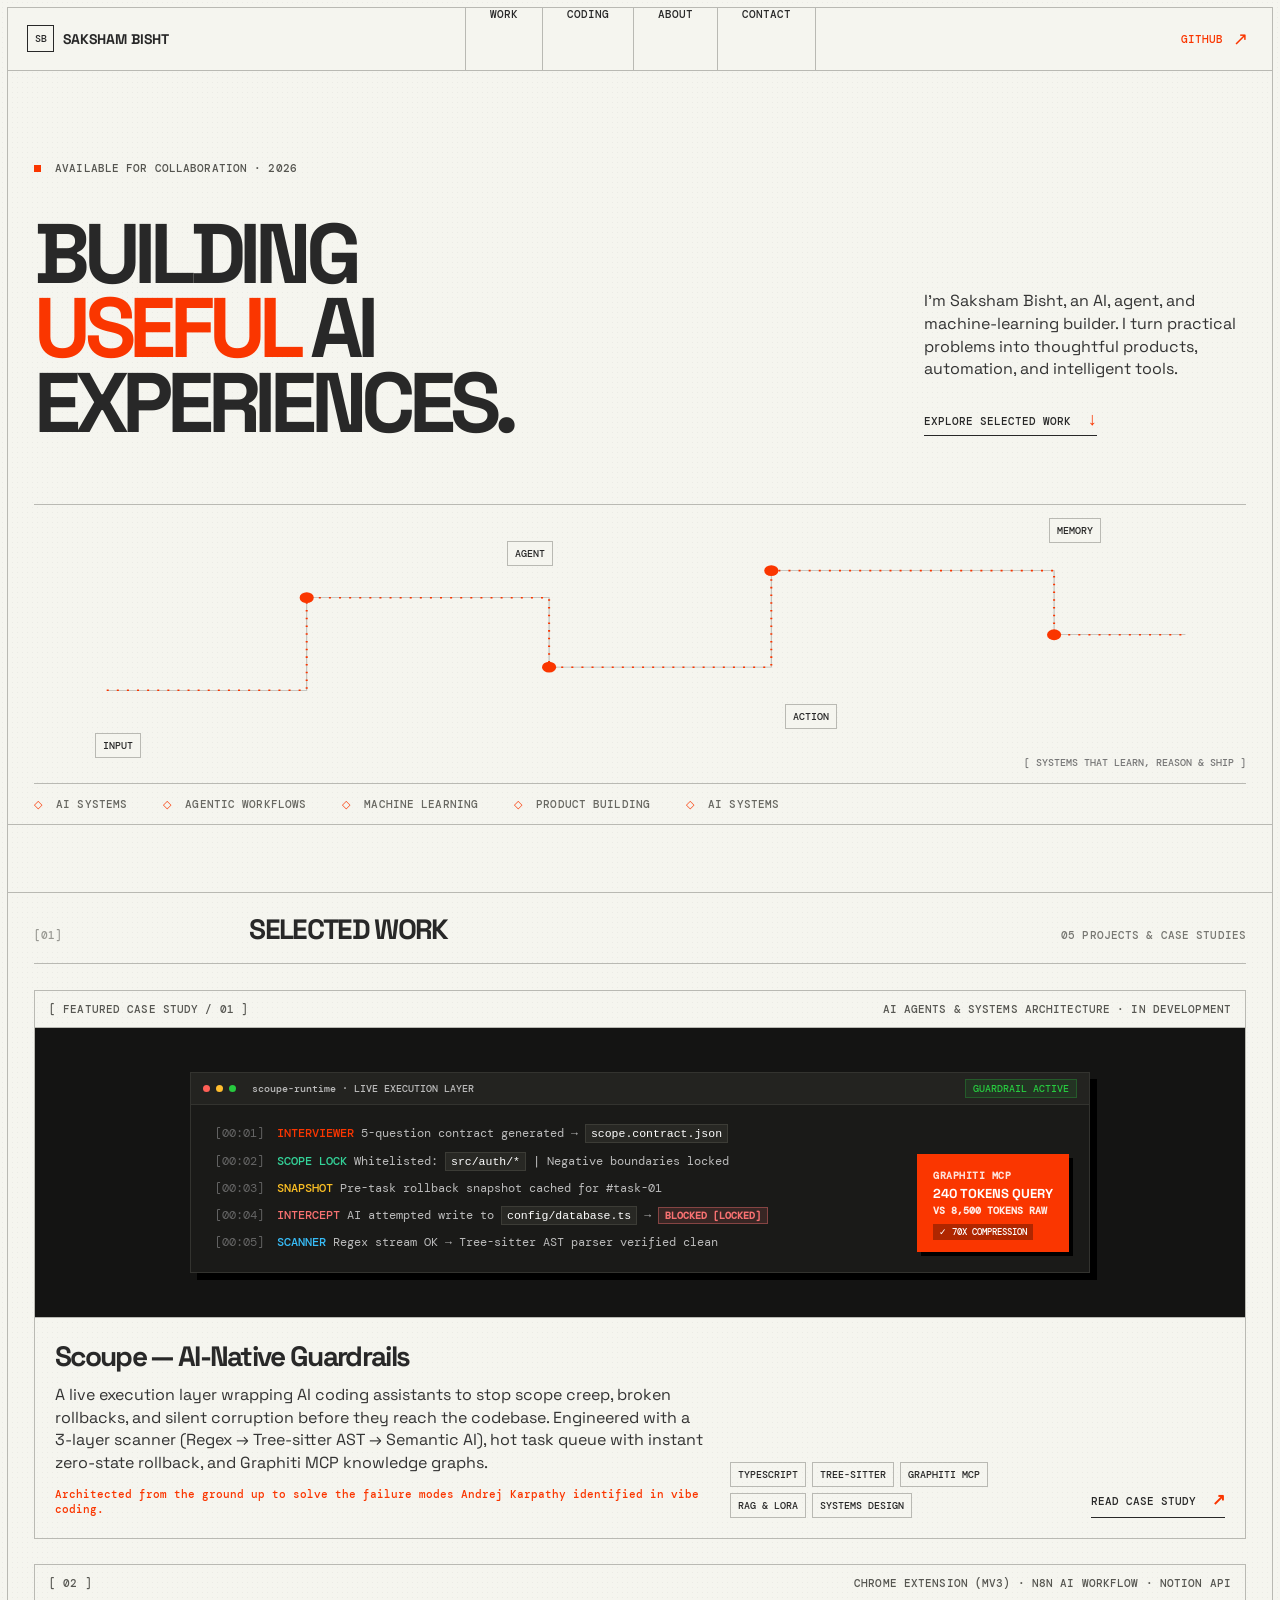
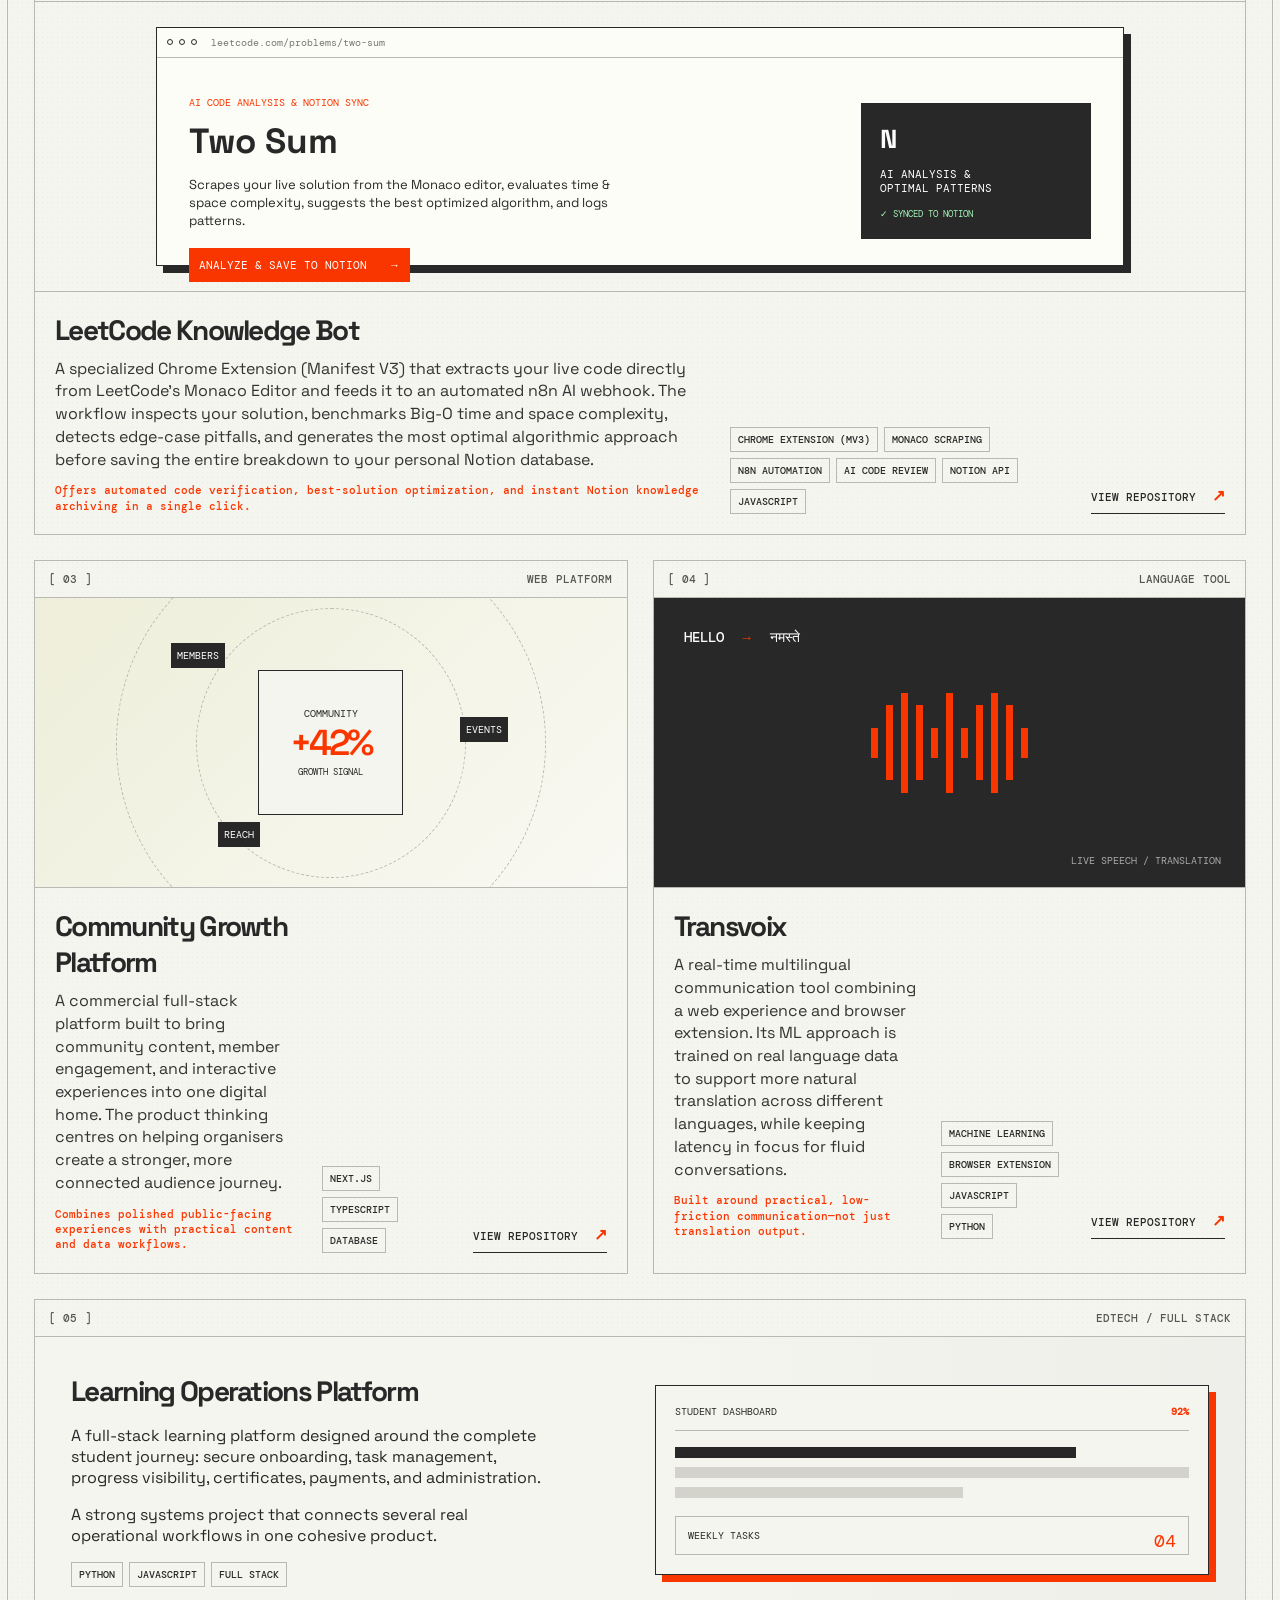
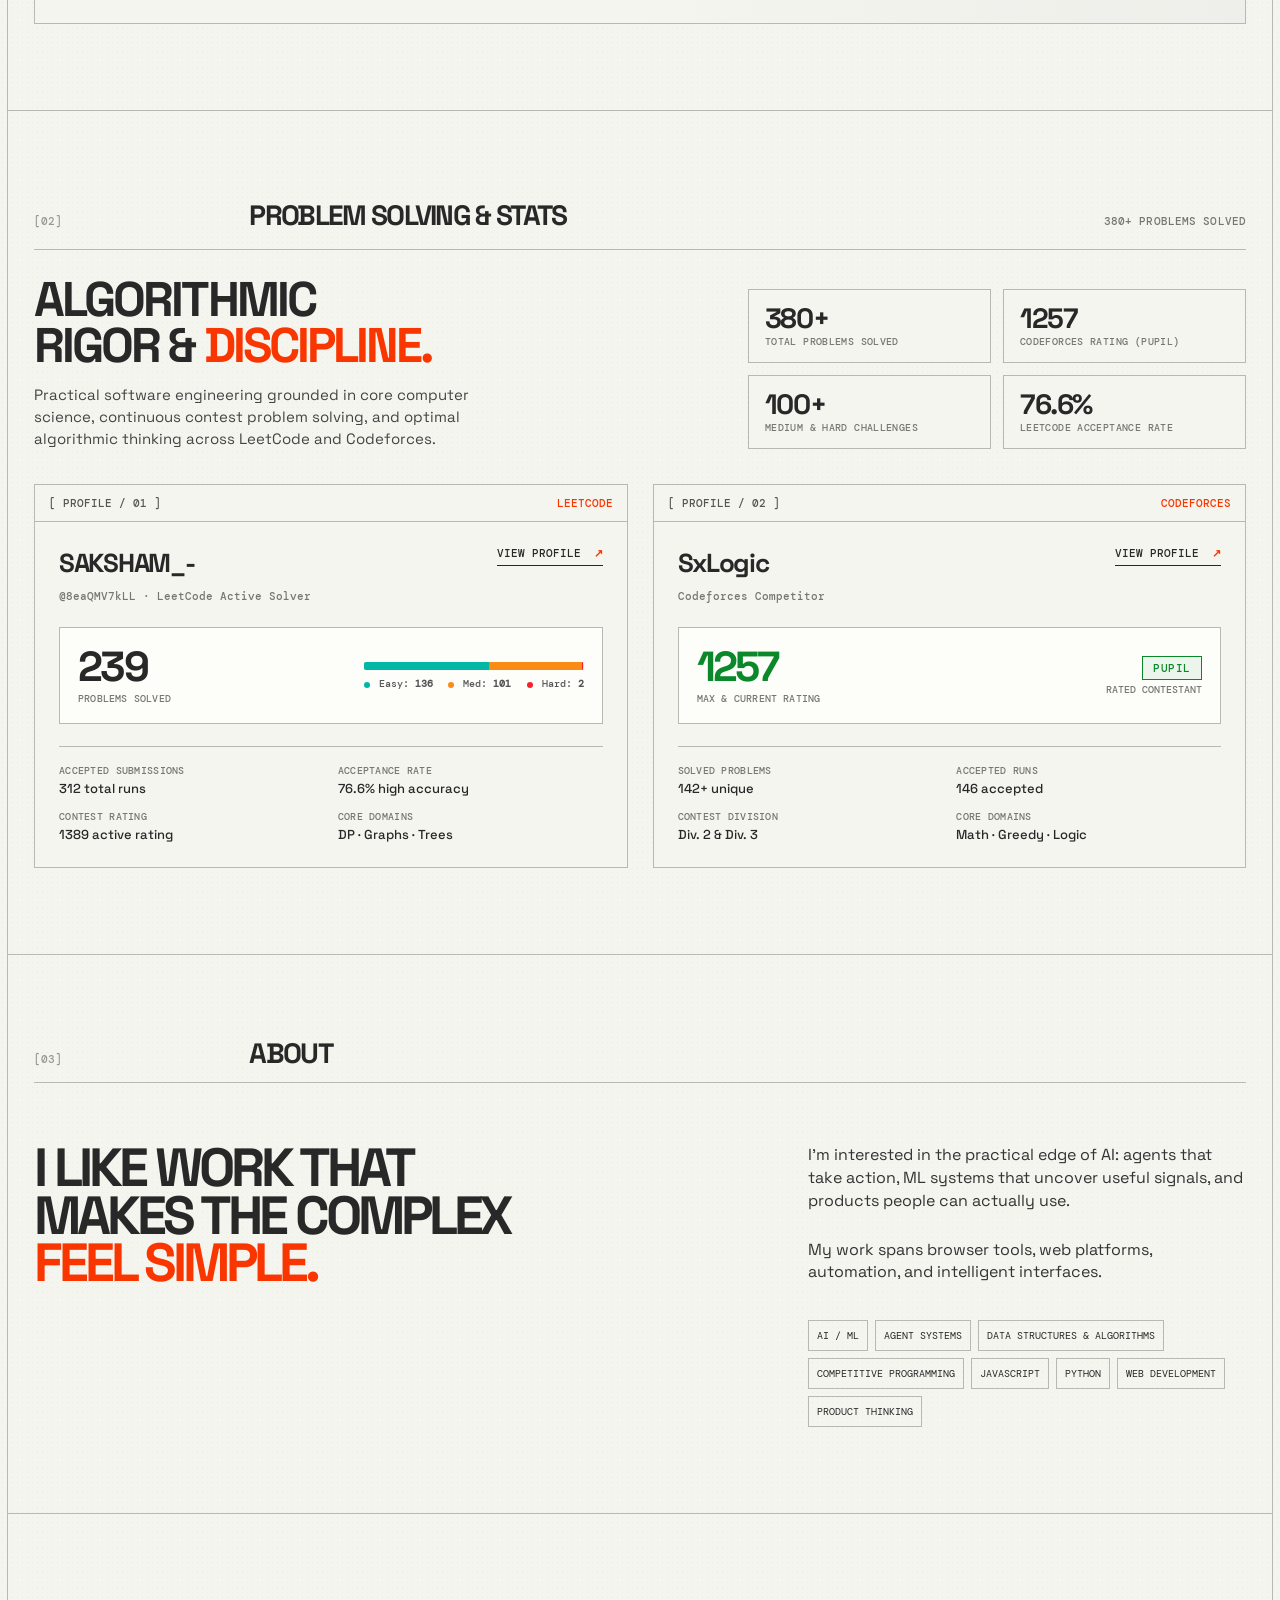
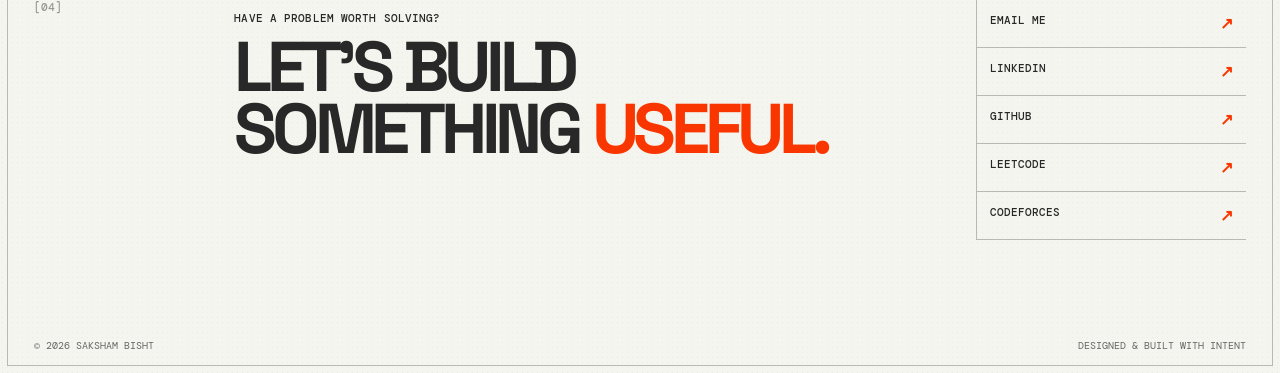
<file: index.html>
<!doctype html>
<html lang="en">
  <head>
    <meta charset="UTF-8" />
    <meta name="viewport" content="width=device-width, initial-scale=1.0" />
    <meta name="description" content="Saksham Bisht — builder working at the intersection of AI, agents, and machine learning." />
    <title>Saksham Bisht — AI & Agent Builder</title>
    <link rel="preconnect" href="https://fonts.googleapis.com" />
    <link rel="preconnect" href="https://fonts.gstatic.com" crossorigin />
    <link href="https://fonts.googleapis.com/css2?family=DM+Mono:wght@400;500&family=Space+Grotesk:wght@400;500;600;700&display=swap" rel="stylesheet" />
    <link rel="stylesheet" href="styles.css" />
    <link rel="stylesheet" href="overrides.css" />
  </head>
  <body>
    <div class="page-frame" aria-hidden="true"><i></i><i></i><i></i><i></i></div>
    <header class="site-header">
      <a class="brand" href="#top" aria-label="Saksham Bisht home"><span class="brand-mark">SB</span><span>SAKSHAM BISHT</span></a>
      <nav aria-label="Primary navigation"><a href="#work">WORK</a><a href="#coding">CODING</a><a href="#about">ABOUT</a><a href="#contact">CONTACT</a></nav>
      <a class="header-link" href="https://github.com/saksham191-M1" target="_blank" rel="noreferrer">GITHUB <span>↗</span></a>
    </header>

    <main id="top">
      <section class="hero">
        <div class="eyebrow"><span class="signal"></span> AVAILABLE FOR COLLABORATION · 2026</div>
        <div class="hero-grid">
          <h1>BUILDING<br><em>USEFUL</em> AI<br>EXPERIENCES.</h1>
          <div class="hero-copy"><p>I’m Saksham Bisht, an AI, agent, and machine-learning builder. I turn practical problems into thoughtful products, automation, and intelligent tools.</p><a class="text-link" href="#work">EXPLORE SELECTED WORK <span>↓</span></a></div>
        </div>
        <div class="hero-diagram" aria-label="Abstract agent workflow illustration">
          <span class="node n1">INPUT</span><span class="node n2">AGENT</span><span class="node n3">ACTION</span><span class="node n4">MEMORY</span>
          <svg viewBox="0 0 1200 360" preserveAspectRatio="none" aria-hidden="true"><path d="M72 240H270V120H510V210H730V85H1010V168H1140"/><path class="dash" d="M72 240H270V120H510V210H730V85H1010V168H1140"/><circle cx="270" cy="120" r="7"/><circle cx="510" cy="210" r="7"/><circle cx="730" cy="85" r="7"/><circle cx="1010" cy="168" r="7"/></svg>
          <div class="diagram-note">[ SYSTEMS THAT LEARN, REASON &amp; SHIP ]</div>
        </div>
        <div class="ticker"><span>AI SYSTEMS</span><span>AGENTIC WORKFLOWS</span><span>MACHINE LEARNING</span><span>PRODUCT BUILDING</span><span>AI SYSTEMS</span></div>
      </section>

      <section id="work" class="work-section">
        <div class="section-head"><span class="index">[01]</span><h2>SELECTED WORK</h2><span class="mono">05 PROJECTS &amp; CASE STUDIES</span></div>

        <article class="project project-primary project-scoupe">
          <div class="project-meta"><span>[ FEATURED CASE STUDY / 01 ]</span><span>AI AGENTS &amp; SYSTEMS ARCHITECTURE · IN DEVELOPMENT</span></div>
          <div class="project-visual scoupe-visual">
            <div class="scoupe-console">
              <div class="scoupe-console-bar">
                <b></b><b></b><b></b>
                <span>scoupe-runtime · LIVE EXECUTION LAYER</span>
                <i class="scoupe-status-tag">GUARDRAIL ACTIVE</i>
              </div>
              <div class="scoupe-console-body">
                <div class="scoupe-line"><span class="c-dim">[00:01]</span> <span class="c-accent">INTERVIEWER</span> 5-question contract generated &rarr; <code>scope.contract.json</code></div>
                <div class="scoupe-line"><span class="c-dim">[00:02]</span> <span class="c-green">SCOPE LOCK</span> Whitelisted: <code>src/auth/*</code> | Negative boundaries locked</div>
                <div class="scoupe-line"><span class="c-dim">[00:03]</span> <span class="c-yellow">SNAPSHOT</span> Pre-task rollback snapshot cached for #task-01</div>
                <div class="scoupe-line"><span class="c-dim">[00:04]</span> <span class="c-red">INTERCEPT</span> AI attempted write to <code>config/database.ts</code> &rarr; <strong class="badge-lock">BLOCKED [LOCKED]</strong></div>
                <div class="scoupe-line"><span class="c-dim">[00:05]</span> <span class="c-cyan">SCANNER</span> Regex stream OK &rarr; Tree-sitter AST parser verified clean</div>
              </div>
              <div class="scoupe-badge-card">
                <span>GRAPHITI MCP</span>
                <p>240 TOKENS QUERY<br><em>VS 8,500 TOKENS RAW</em></p>
                <i>✓ 70X COMPRESSION</i>
              </div>
            </div>
          </div>
          <div class="project-body">
            <div>
              <h3>Scoupe — AI-Native Guardrails</h3>
              <p>A live execution layer wrapping AI coding assistants to stop scope creep, broken rollbacks, and silent corruption before they reach the codebase. Engineered with a 3-layer scanner (Regex &rarr; Tree-sitter AST &rarr; Semantic AI), hot task queue with instant zero-state rollback, and Graphiti MCP knowledge graphs.</p>
              <p class="project-strength">Architected from the ground up to solve the failure modes Andrej Karpathy identified in vibe coding.</p>
            </div>
            <div class="tag-list">
              <span>TYPESCRIPT</span>
              <span>TREE-SITTER</span>
              <span>GRAPHITI MCP</span>
              <span>RAG &amp; LORA</span>
              <span>SYSTEMS DESIGN</span>
            </div>
            <a class="project-link" href="scoupe.html">READ CASE STUDY <b>↗</b></a>
          </div>
        </article>

        <article class="project project-primary">
          <div class="project-meta"><span>[ 02 ]</span><span>CHROME EXTENSION (MV3) · N8N AI WORKFLOW · NOTION API</span></div>
          <div class="project-visual leet-visual">
            <div class="browser">
              <div class="browser-bar"><b></b><b></b><b></b><span>leetcode.com/problems/two-sum</span></div>
              <div class="problem">
                <small>AI CODE ANALYSIS &amp; NOTION SYNC</small>
                <h3>Two Sum</h3>
                <p>Scrapes your live solution from the Monaco editor, evaluates time &amp; space complexity, suggests the best optimized algorithm, and logs patterns.</p>
                <button>ANALYZE &amp; SAVE TO NOTION <b>→</b></button>
              </div>
              <div class="notion-card">
                <span>N</span>
                <p>AI ANALYSIS &amp;<br>OPTIMAL PATTERNS</p>
                <i>✓ SYNCED TO NOTION</i>
              </div>
            </div>
          </div>
          <div class="project-body">
            <div>
              <h3>LeetCode Knowledge Bot</h3>
              <p>A specialized Chrome Extension (Manifest V3) that extracts your live code directly from LeetCode’s Monaco Editor and feeds it to an automated n8n AI webhook. The workflow inspects your solution, benchmarks Big-O time and space complexity, detects edge-case pitfalls, and generates the most optimal algorithmic approach before saving the entire breakdown to your personal Notion database.</p>
              <p class="project-strength">Offers automated code verification, best-solution optimization, and instant Notion knowledge archiving in a single click.</p>
            </div>
            <div class="tag-list">
              <span>CHROME EXTENSION (MV3)</span>
              <span>MONACO SCRAPING</span>
              <span>N8N AUTOMATION</span>
              <span>AI CODE REVIEW</span>
              <span>NOTION API</span>
              <span>JAVASCRIPT</span>
            </div>
            <a class="project-link" href="https://github.com/saksham191-M1/leetcode_-bot" target="_blank" rel="noreferrer">VIEW REPOSITORY <b>↗</b></a>
          </div>
        </article>

        <div class="project-pair">
          <article class="project"><div class="project-meta"><span>[ 03 ]</span><span>WEB PLATFORM</span></div><div class="project-visual community-visual"><div class="orbit orbit-a"></div><div class="orbit orbit-b"></div><div class="community-core">COMMUNITY<br><strong>+42%</strong><small>GROWTH SIGNAL</small></div><span class="satellite s1">MEMBERS</span><span class="satellite s2">EVENTS</span><span class="satellite s3">REACH</span></div><div class="project-body"><div><h3>Community Growth Platform</h3><p>A commercial full-stack platform built to bring community content, member engagement, and interactive experiences into one digital home. The product thinking centres on helping organisers create a stronger, more connected audience journey.</p><p class="project-strength">Combines polished public-facing experiences with practical content and data workflows.</p></div><div class="tag-list"><span>NEXT.JS</span><span>TYPESCRIPT</span><span>DATABASE</span></div><a class="project-link" href="https://github.com/saksham191-M1/ramlilawebsite" target="_blank" rel="noreferrer">VIEW REPOSITORY <b>↗</b></a></div></article>
          <article class="project"><div class="project-meta"><span>[ 04 ]</span><span>LANGUAGE TOOL</span></div><div class="project-visual voice-visual"><div class="wave"><i></i><i></i><i></i><i></i><i></i><i></i><i></i><i></i><i></i><i></i><i></i></div><div class="voice-label">HELLO <span>→</span> नमस्ते</div><div class="voice-foot">LIVE SPEECH / TRANSLATION</div></div><div class="project-body"><div><h3>Transvoix</h3><p>A real-time multilingual communication tool combining a web experience and browser extension. Its ML approach is trained on real language data to support more natural translation across different languages, while keeping latency in focus for fluid conversations.</p><p class="project-strength">Built around practical, low-friction communication—not just translation output.</p></div><div class="tag-list"><span>MACHINE LEARNING</span><span>BROWSER EXTENSION</span><span>JAVASCRIPT</span><span>PYTHON</span></div><a class="project-link" href="https://github.com/saksham191-M1/Transvoix" target="_blank" rel="noreferrer">VIEW REPOSITORY <b>↗</b></a></div></article>
        </div>
        <article class="project project-wide"><div class="project-meta"><span>[ 05 ]</span><span>EDTECH / FULL STACK</span></div><div class="wide-layout"><div><h3>Learning Operations Platform</h3><p>A full-stack learning platform designed around the complete student journey: secure onboarding, task management, progress visibility, certificates, payments, and administration.</p><p class="project-strength">A strong systems project that connects several real operational workflows in one cohesive product.</p><div class="tag-list"><span>PYTHON</span><span>JAVASCRIPT</span><span>FULL STACK</span></div></div><div class="skill-ui"><div class="ui-title">STUDENT DASHBOARD <b>92%</b></div><div class="ui-line active"></div><div class="ui-line"></div><div class="ui-line short"></div><div class="ui-card">WEEKLY TASKS <span>04</span></div></div></div></article>
      </section>

      <section id="coding" class="coding-section">
        <div class="section-head"><span class="index">[02]</span><h2>PROBLEM SOLVING &amp; STATS</h2><span class="mono">380+ PROBLEMS SOLVED</span></div>
        <div class="coding-intro">
          <div class="coding-headline">
            <h3>ALGORITHMIC<br>RIGOR &amp; <em>DISCIPLINE.</em></h3>
            <p>Practical software engineering grounded in core computer science, continuous contest problem solving, and optimal algorithmic thinking across LeetCode and Codeforces.</p>
          </div>
          <div class="stat-banner">
            <div class="stat-pill"><span class="stat-num">380+</span><span class="stat-label">TOTAL PROBLEMS SOLVED</span></div>
            <div class="stat-pill"><span class="stat-num">1257</span><span class="stat-label">CODEFORCES RATING (PUPIL)</span></div>
            <div class="stat-pill"><span class="stat-num">100+</span><span class="stat-label">MEDIUM &amp; HARD CHALLENGES</span></div>
            <div class="stat-pill"><span class="stat-num">76.6%</span><span class="stat-label">LEETCODE ACCEPTANCE RATE</span></div>
          </div>
        </div>

        <div class="coding-grid">
          <article class="coding-card">
            <div class="card-meta"><span>[ PROFILE / 01 ]</span><span class="card-badge">LEETCODE</span></div>
            <div class="card-content">
              <div class="card-title-row">
                <div>
                  <h4>SAKSHAM_-</h4>
                  <span class="card-subtitle">@8eaQMV7kLL · LeetCode Active Solver</span>
                </div>
                <a class="profile-btn" href="https://leetcode.com/u/8eaQMV7kLL/" target="_blank" rel="noreferrer">VIEW PROFILE <b>↗</b></a>
              </div>
              <div class="metric-highlight">
                <div class="big-metric">
                  <strong>239</strong>
                  <span>PROBLEMS SOLVED</span>
                </div>
                <div class="metric-distribution">
                  <div class="dist-bar" title="Easy: 136, Medium: 101, Hard: 2">
                    <span class="seg-easy" style="width: 56.9%;"></span>
                    <span class="seg-med" style="width: 42.3%;"></span>
                    <span class="seg-hard" style="width: 0.8%;"></span>
                  </div>
                  <div class="dist-legend">
                    <span><i class="dot-easy"></i> Easy: <strong>136</strong></span>
                    <span><i class="dot-med"></i> Med: <strong>101</strong></span>
                    <span><i class="dot-hard"></i> Hard: <strong>2</strong></span>
                  </div>
                </div>
              </div>
              <div class="card-details-grid">
                <div class="detail-item"><span class="detail-label">ACCEPTED SUBMISSIONS</span><span class="detail-val">312 total runs</span></div>
                <div class="detail-item"><span class="detail-label">ACCEPTANCE RATE</span><span class="detail-val">76.6% high accuracy</span></div>
                <div class="detail-item"><span class="detail-label">CONTEST RATING</span><span class="detail-val">1389 active rating</span></div>
                <div class="detail-item"><span class="detail-label">CORE DOMAINS</span><span class="detail-val">DP · Graphs · Trees</span></div>
              </div>
            </div>
          </article>

          <article class="coding-card">
            <div class="card-meta"><span>[ PROFILE / 02 ]</span><span class="card-badge">CODEFORCES</span></div>
            <div class="card-content">
              <div class="card-title-row">
                <div>
                  <h4>SxLogic</h4>
                  <span class="card-subtitle">Codeforces Competitor</span>
                </div>
                <a class="profile-btn" href="https://codeforces.com/profile/SxLogic" target="_blank" rel="noreferrer">VIEW PROFILE <b>↗</b></a>
              </div>
              <div class="metric-highlight">
                <div class="big-metric">
                  <strong class="cf-pupil">1257</strong>
                  <span>MAX &amp; CURRENT RATING</span>
                </div>
                <div class="rank-badge-wrap">
                  <span class="cf-rank-tag">PUPIL</span>
                  <small>RATED CONTESTANT</small>
                </div>
              </div>
              <div class="card-details-grid">
                <div class="detail-item"><span class="detail-label">SOLVED PROBLEMS</span><span class="detail-val">142+ unique</span></div>
                <div class="detail-item"><span class="detail-label">ACCEPTED RUNS</span><span class="detail-val">146 accepted</span></div>
                <div class="detail-item"><span class="detail-label">CONTEST DIVISION</span><span class="detail-val">Div. 2 &amp; Div. 3</span></div>
                <div class="detail-item"><span class="detail-label">CORE DOMAINS</span><span class="detail-val">Math · Greedy · Logic</span></div>
              </div>
            </div>
          </article>
        </div>
      </section>

      <section id="about" class="about-section"><div class="section-head"><span class="index">[03]</span><h2>ABOUT</h2></div><div class="about-grid"><h2>I LIKE WORK THAT<br>MAKES THE COMPLEX<br><em>FEEL SIMPLE.</em></h2><div><p>I’m interested in the practical edge of AI: agents that take action, ML systems that uncover useful signals, and products people can actually use.</p><p>My work spans browser tools, web platforms, automation, and intelligent interfaces.</p><div class="skills"><span>AI / ML</span><span>AGENT SYSTEMS</span><span>DATA STRUCTURES &amp; ALGORITHMS</span><span>COMPETITIVE PROGRAMMING</span><span>JAVASCRIPT</span><span>PYTHON</span><span>WEB DEVELOPMENT</span><span>PRODUCT THINKING</span></div></div></div></section>

      <section id="contact" class="contact-section"><span class="index">[04]</span><div><p class="mono">HAVE A PROBLEM WORTH SOLVING?</p><h2>LET’S BUILD<br>SOMETHING <em>USEFUL.</em></h2></div><div class="contact-links"><a href="mailto:hello@sakshambisht.dev">EMAIL ME <b>↗</b></a><a href="https://www.linkedin.com/in/saksham-bisht-252485339/" target="_blank" rel="noreferrer">LINKEDIN <b>↗</b></a><a href="https://github.com/saksham191-M1" target="_blank" rel="noreferrer">GITHUB <b>↗</b></a><a href="https://leetcode.com/u/8eaQMV7kLL/" target="_blank" rel="noreferrer">LEETCODE <b>↗</b></a><a href="https://codeforces.com/profile/SxLogic" target="_blank" rel="noreferrer">CODEFORCES <b>↗</b></a></div></section>
    </main>
    <footer><span>© 2026 SAKSHAM BISHT</span><span>DESIGNED &amp; BUILT WITH INTENT</span></footer>
    <script src="script.js"></script>
  </body>
</html>
</file>
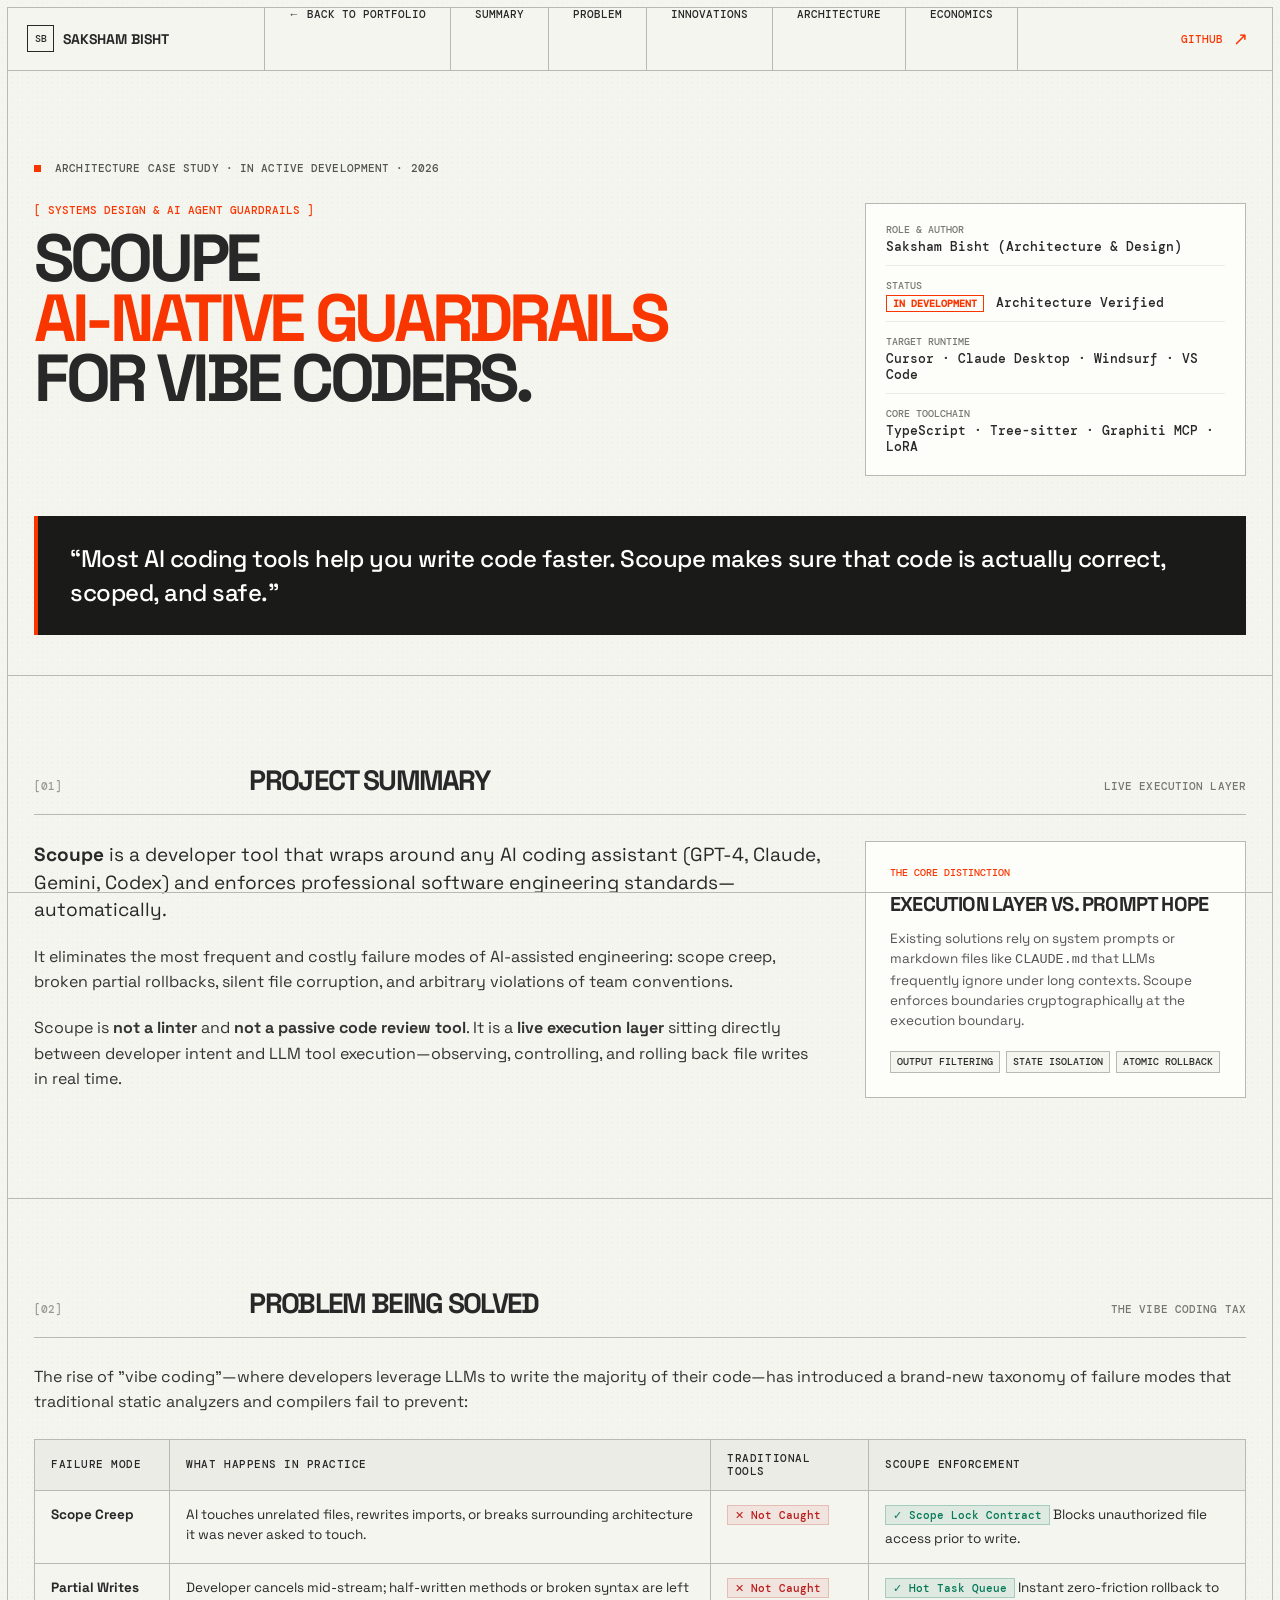
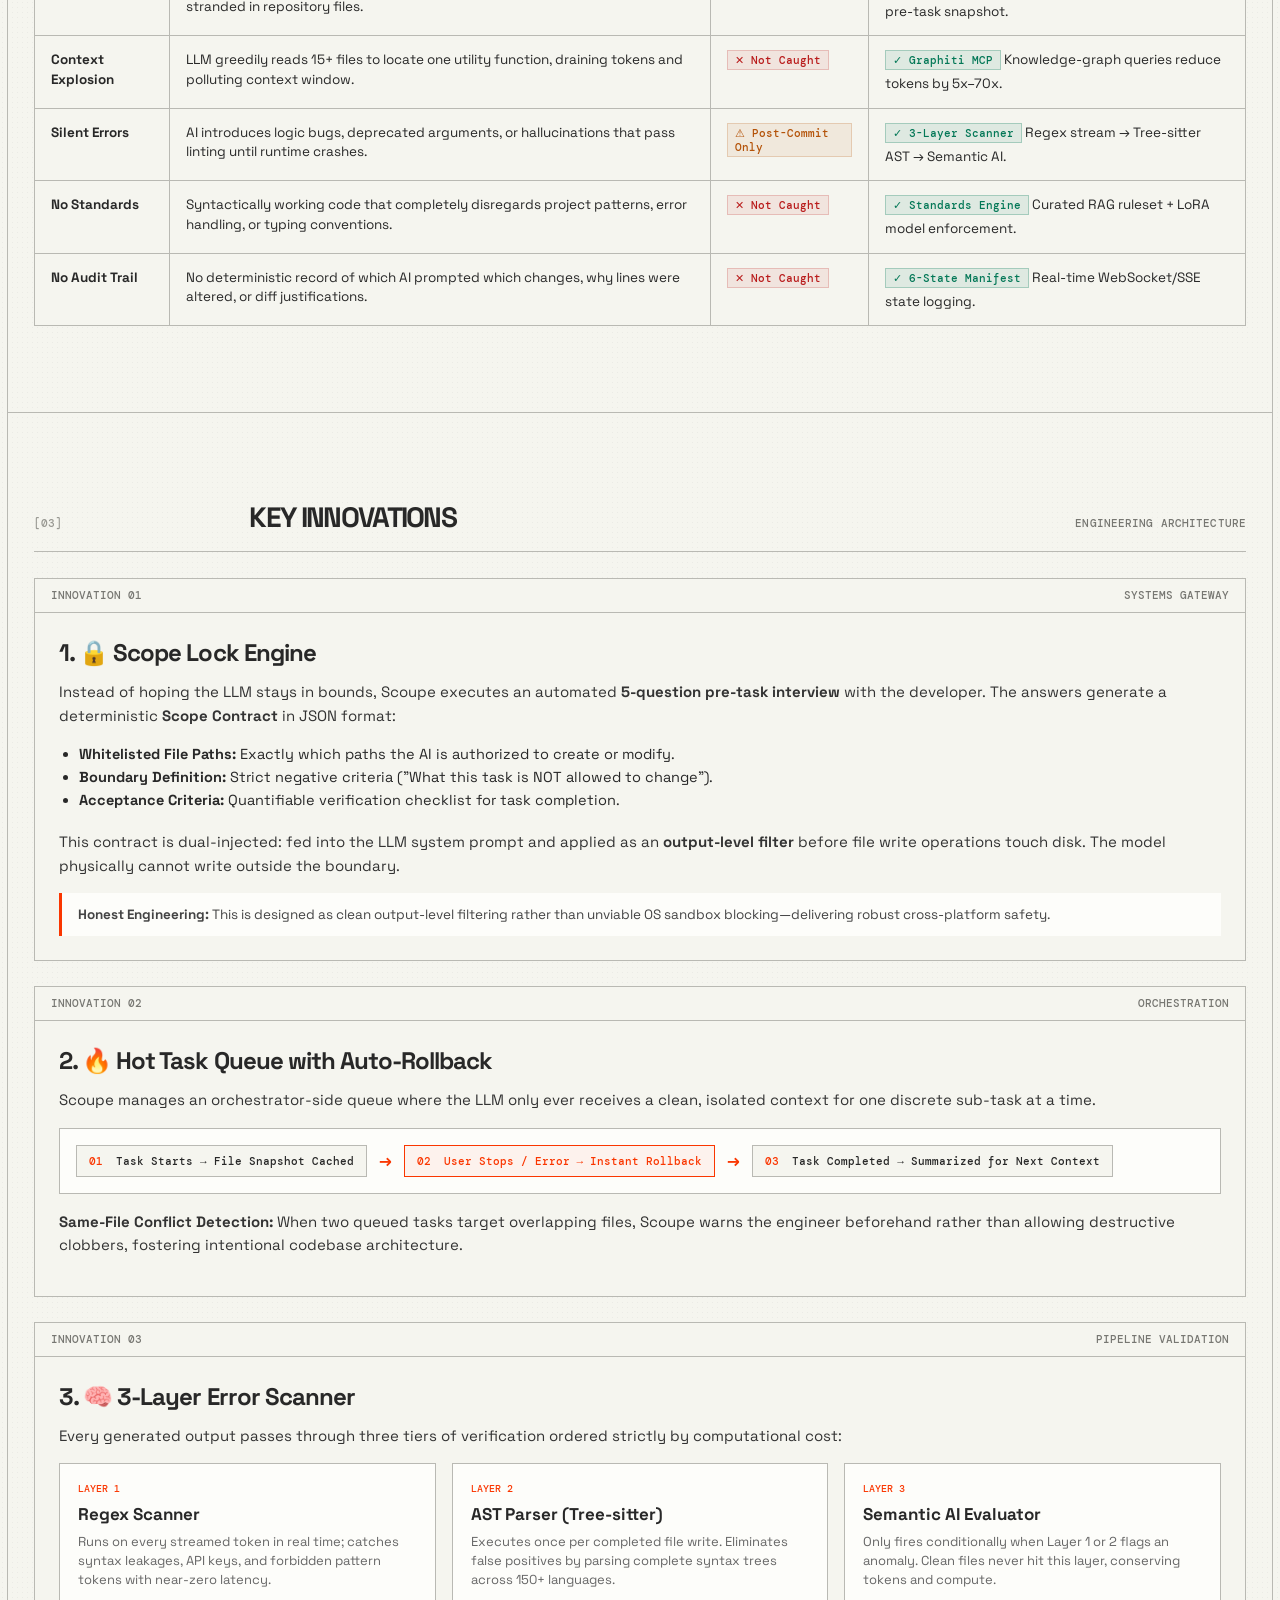
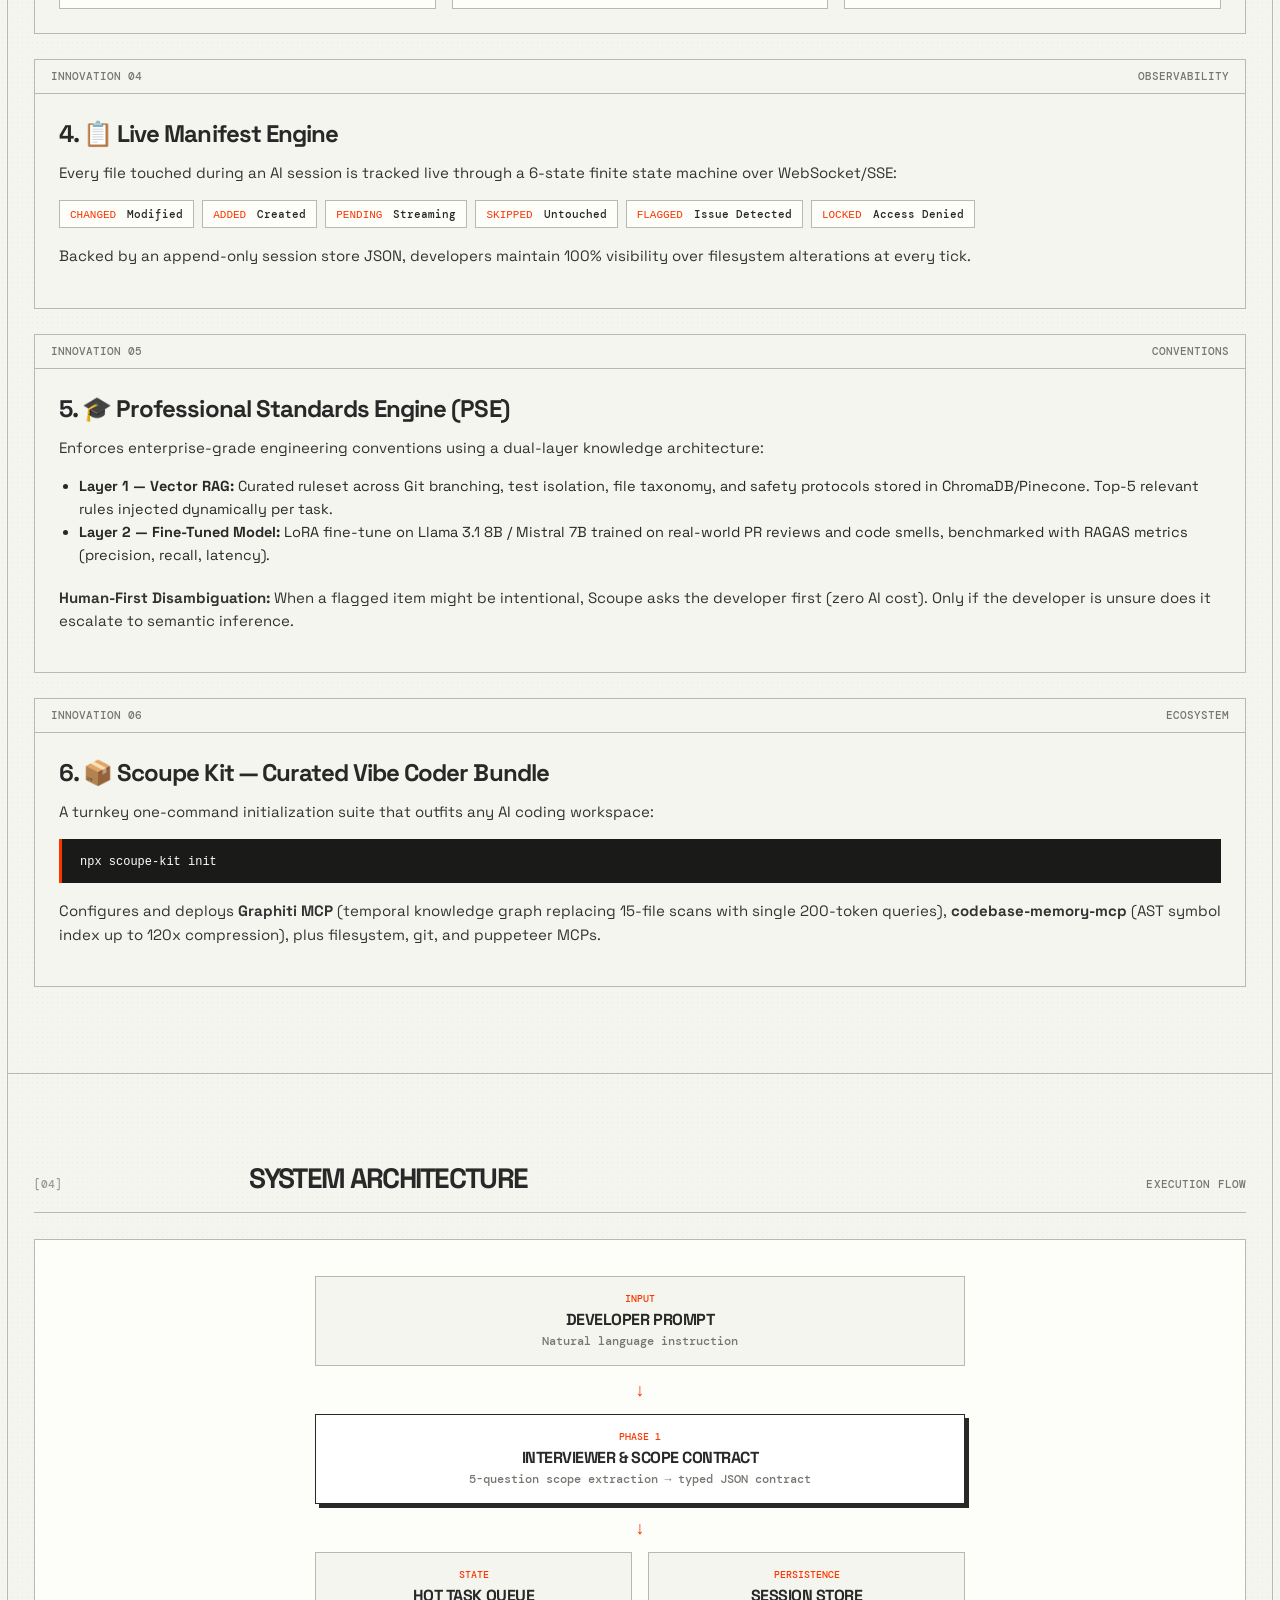
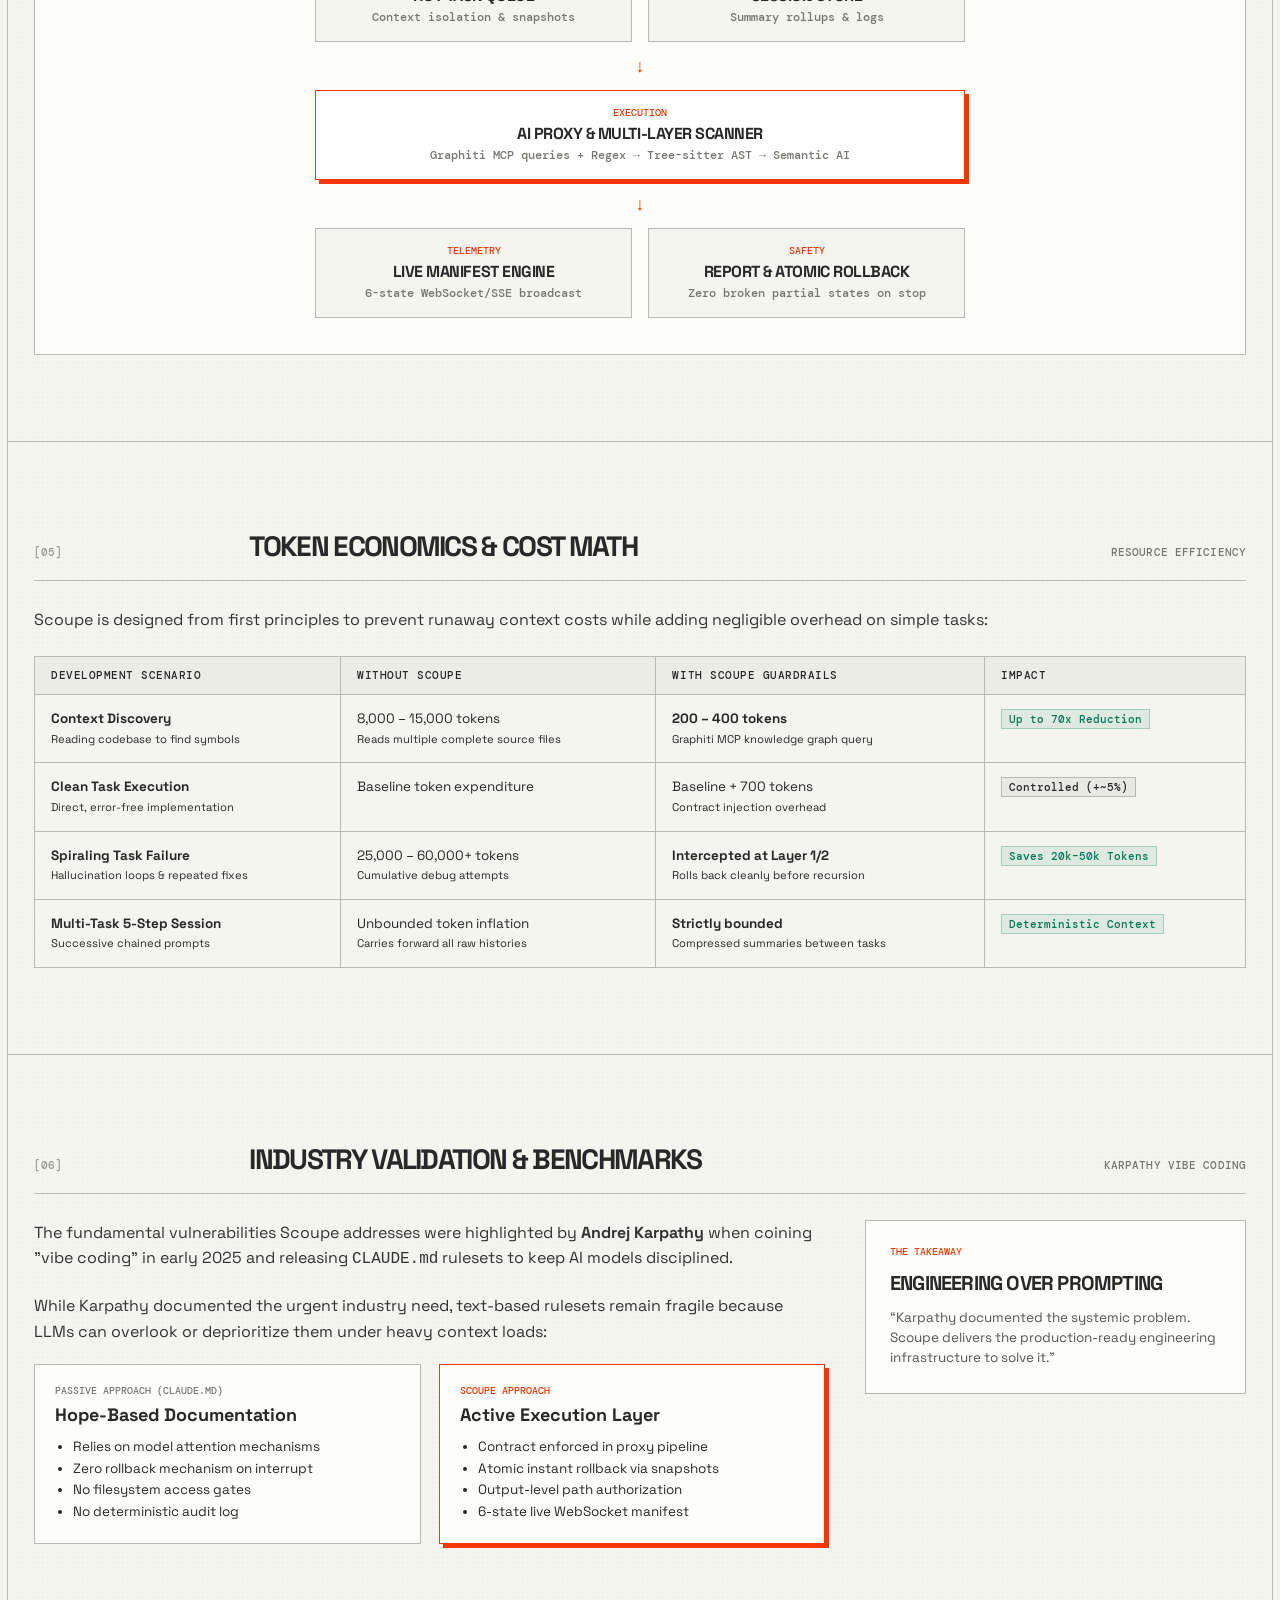
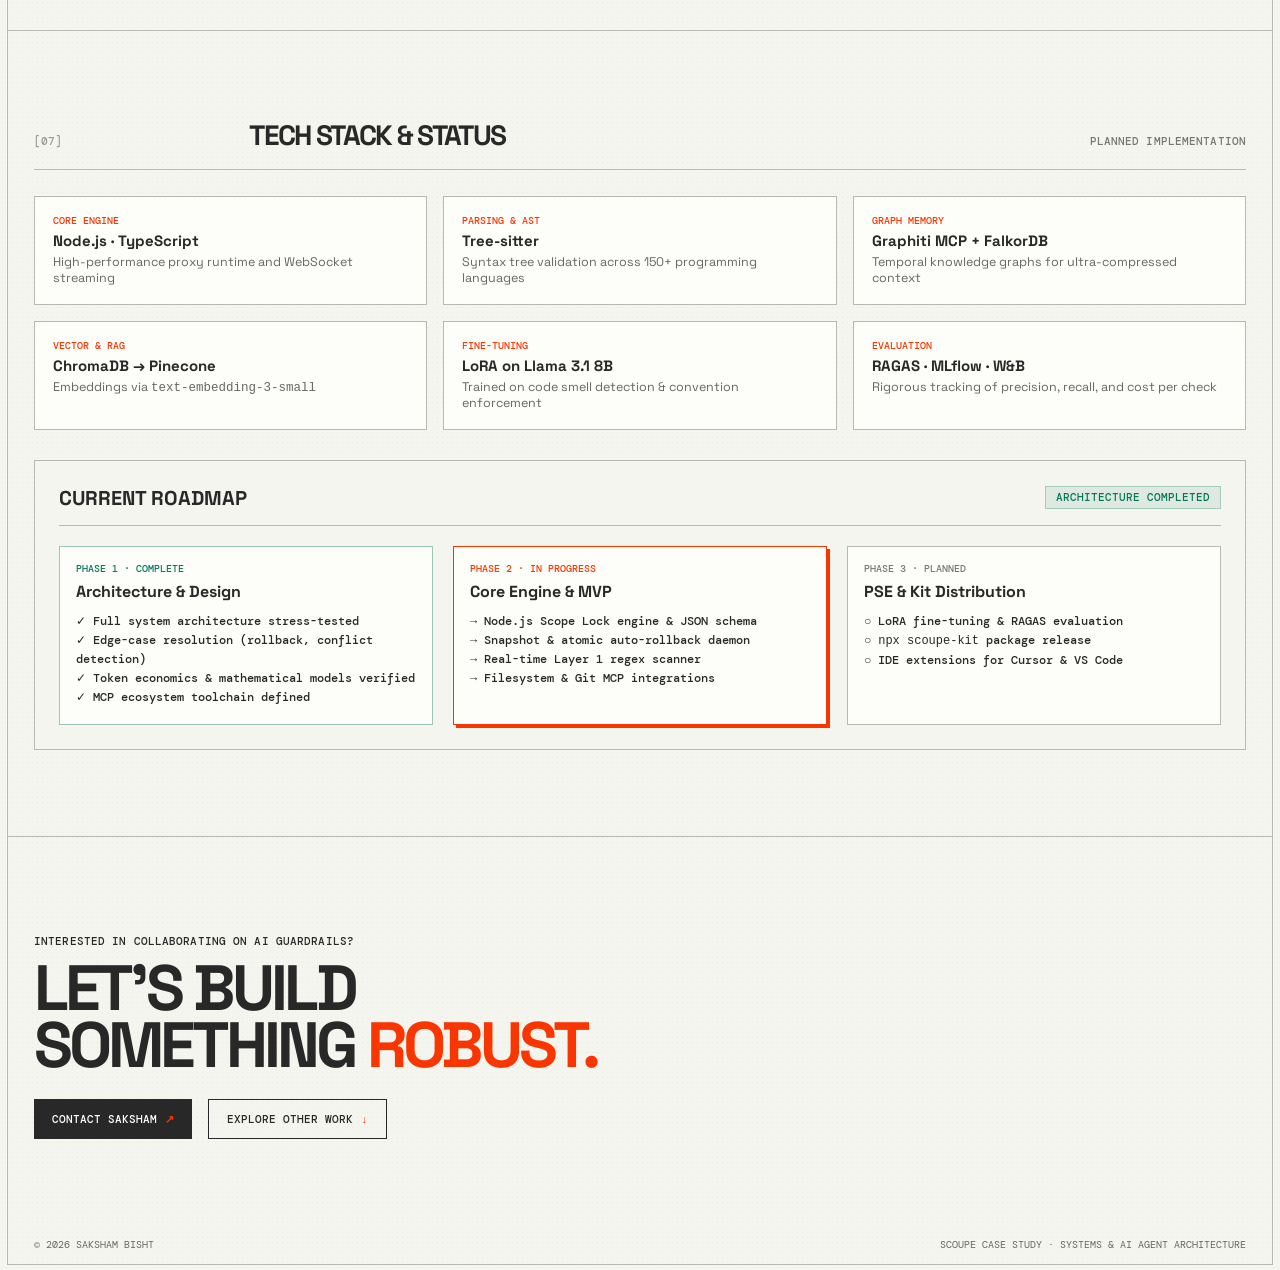
<file: scoupe.html>
<!doctype html>
<html lang="en">
  <head>
    <meta charset="UTF-8" />
    <meta name="viewport" content="width=device-width, initial-scale=1.0" />
    <meta name="description" content="Scoupe — An AI-Native Guardrail System for Vibe Coders by Saksham Bisht." />
    <title>Scoupe Case Study — Saksham Bisht</title>
    <link rel="preconnect" href="https://fonts.googleapis.com" />
    <link rel="preconnect" href="https://fonts.gstatic.com" crossorigin />
    <link href="https://fonts.googleapis.com/css2?family=DM+Mono:wght@400;500&family=Space+Grotesk:wght@400;500;600;700&display=swap" rel="stylesheet" />
    <link rel="stylesheet" href="styles.css" />
    <link rel="stylesheet" href="overrides.css" />
  </head>
  <body>
    <div class="page-frame" aria-hidden="true"><i></i><i></i><i></i><i></i></div>
    
    <header class="site-header">
      <a class="brand" href="index.html" aria-label="Saksham Bisht home"><span class="brand-mark">SB</span><span>SAKSHAM BISHT</span></a>
      <nav aria-label="Primary navigation">
        <a href="index.html#work">← BACK TO PORTFOLIO</a>
        <a href="#summary">SUMMARY</a>
        <a href="#problem">PROBLEM</a>
        <a href="#innovations">INNOVATIONS</a>
        <a href="#architecture">ARCHITECTURE</a>
        <a href="#economics">ECONOMICS</a>
      </nav>
      <a class="header-link" href="https://github.com/saksham191-M1" target="_blank" rel="noreferrer">GITHUB <span>↗</span></a>
    </header>

    <main class="case-study-page">
      <!-- Article Header -->
      <section class="cs-hero">
        <div class="eyebrow"><span class="signal"></span> ARCHITECTURE CASE STUDY · IN ACTIVE DEVELOPMENT · 2026</div>
        <div class="cs-header-grid">
          <div>
            <span class="cs-category">[ SYSTEMS DESIGN &amp; AI AGENT GUARDRAILS ]</span>
            <h1 class="cs-title">SCOUPE<br><em>AI-NATIVE GUARDRAILS</em><br>FOR VIBE CODERS.</h1>
          </div>
          <div class="cs-meta-box">
            <div class="cs-meta-item">
              <span class="meta-label">ROLE &amp; AUTHOR</span>
              <span class="meta-val">Saksham Bisht (Architecture &amp; Design)</span>
            </div>
            <div class="cs-meta-item">
              <span class="meta-label">STATUS</span>
              <span class="meta-val"><strong class="status-pill">IN DEVELOPMENT</strong> Architecture Verified</span>
            </div>
            <div class="cs-meta-item">
              <span class="meta-label">TARGET RUNTIME</span>
              <span class="meta-val">Cursor · Claude Desktop · Windsurf · VS Code</span>
            </div>
            <div class="cs-meta-item">
              <span class="meta-label">CORE TOOLCHAIN</span>
              <span class="meta-val">TypeScript · Tree-sitter · Graphiti MCP · LoRA</span>
            </div>
          </div>
        </div>

        <div class="cs-quote-banner">
          <blockquote>
            “Most AI coding tools help you write code faster. Scoupe makes sure that code is actually correct, scoped, and safe.”
          </blockquote>
        </div>
      </section>

      <!-- Section 1: Project Summary -->
      <section id="summary" class="cs-section">
        <div class="section-head">
          <span class="index">[01]</span>
          <h2>PROJECT SUMMARY</h2>
          <span class="mono">LIVE EXECUTION LAYER</span>
        </div>
        <div class="cs-body-grid">
          <div class="cs-col-main">
            <p class="lead-text">
              <strong>Scoupe</strong> is a developer tool that wraps around any AI coding assistant (GPT-4, Claude, Gemini, Codex) and enforces professional software engineering standards—automatically.
            </p>
            <p>
              It eliminates the most frequent and costly failure modes of AI-assisted engineering: scope creep, broken partial rollbacks, silent file corruption, and arbitrary violations of team conventions.
            </p>
            <p>
              Scoupe is <strong>not a linter</strong> and <strong>not a passive code review tool</strong>. It is a <strong>live execution layer</strong> sitting directly between developer intent and LLM tool execution—observing, controlling, and rolling back file writes in real time.
            </p>
          </div>
          <div class="cs-col-aside">
            <div class="highlight-card">
              <span class="card-label">THE CORE DISTINCTION</span>
              <h4>EXECUTION LAYER VS. PROMPT HOPE</h4>
              <p>Existing solutions rely on system prompts or markdown files like <code>CLAUDE.md</code> that LLMs frequently ignore under long contexts. Scoupe enforces boundaries cryptographically at the execution boundary.</p>
              <div class="mini-tag-list">
                <span>OUTPUT FILTERING</span>
                <span>STATE ISOLATION</span>
                <span>ATOMIC ROLLBACK</span>
              </div>
            </div>
          </div>
        </div>
      </section>

      <!-- Section 2: Problem Being Solved -->
      <section id="problem" class="cs-section">
        <div class="section-head">
          <span class="index">[02]</span>
          <h2>PROBLEM BEING SOLVED</h2>
          <span class="mono">THE VIBE CODING TAX</span>
        </div>
        <div class="cs-content-block">
          <p>
            The rise of "vibe coding"—where developers leverage LLMs to write the majority of their code—has introduced a brand-new taxonomy of failure modes that traditional static analyzers and compilers fail to prevent:
          </p>

          <div class="table-wrap">
            <table class="cs-table">
              <thead>
                <tr>
                  <th>FAILURE MODE</th>
                  <th>WHAT HAPPENS IN PRACTICE</th>
                  <th>TRADITIONAL TOOLS</th>
                  <th>SCOUPE ENFORCEMENT</th>
                </tr>
              </thead>
              <tbody>
                <tr>
                  <td><strong>Scope Creep</strong></td>
                  <td>AI touches unrelated files, rewrites imports, or breaks surrounding architecture it was never asked to touch.</td>
                  <td><span class="badge-fail">✕ Not Caught</span></td>
                  <td><span class="badge-pass">✓ Scope Lock Contract</span> Blocks unauthorized file access prior to write.</td>
                </tr>
                <tr>
                  <td><strong>Partial Writes</strong></td>
                  <td>Developer cancels mid-stream; half-written methods or broken syntax are left stranded in repository files.</td>
                  <td><span class="badge-fail">✕ Not Caught</span></td>
                  <td><span class="badge-pass">✓ Hot Task Queue</span> Instant zero-friction rollback to pre-task snapshot.</td>
                </tr>
                <tr>
                  <td><strong>Context Explosion</strong></td>
                  <td>LLM greedily reads 15+ files to locate one utility function, draining tokens and polluting context window.</td>
                  <td><span class="badge-fail">✕ Not Caught</span></td>
                  <td><span class="badge-pass">✓ Graphiti MCP</span> Knowledge-graph queries reduce tokens by 5x–70x.</td>
                </tr>
                <tr>
                  <td><strong>Silent Errors</strong></td>
                  <td>AI introduces logic bugs, deprecated arguments, or hallucinations that pass linting until runtime crashes.</td>
                  <td><span class="badge-warn">⚠ Post-Commit Only</span></td>
                  <td><span class="badge-pass">✓ 3-Layer Scanner</span> Regex stream → Tree-sitter AST → Semantic AI.</td>
                </tr>
                <tr>
                  <td><strong>No Standards</strong></td>
                  <td>Syntactically working code that completely disregards project patterns, error handling, or typing conventions.</td>
                  <td><span class="badge-fail">✕ Not Caught</span></td>
                  <td><span class="badge-pass">✓ Standards Engine</span> Curated RAG ruleset + LoRA model enforcement.</td>
                </tr>
                <tr>
                  <td><strong>No Audit Trail</strong></td>
                  <td>No deterministic record of which AI prompted which changes, why lines were altered, or diff justifications.</td>
                  <td><span class="badge-fail">✕ Not Caught</span></td>
                  <td><span class="badge-pass">✓ 6-State Manifest</span> Real-time WebSocket/SSE state logging.</td>
                </tr>
              </tbody>
            </table>
          </div>
        </div>
      </section>

      <!-- Section 3: Key Innovations -->
      <section id="innovations" class="cs-section">
        <div class="section-head">
          <span class="index">[03]</span>
          <h2>KEY INNOVATIONS</h2>
          <span class="mono">ENGINEERING ARCHITECTURE</span>
        </div>

        <div class="innovation-cards">
          <!-- Innovation 1 -->
          <article class="inno-card">
            <div class="inno-meta"><span>INNOVATION 01</span><span>SYSTEMS GATEWAY</span></div>
            <div class="inno-body">
              <h3>1. 🔒 Scope Lock Engine</h3>
              <p>Instead of hoping the LLM stays in bounds, Scoupe executes an automated <strong>5-question pre-task interview</strong> with the developer. The answers generate a deterministic <strong>Scope Contract</strong> in JSON format:</p>
              <ul>
                <li><strong>Whitelisted File Paths:</strong> Exactly which paths the AI is authorized to create or modify.</li>
                <li><strong>Boundary Definition:</strong> Strict negative criteria ("What this task is NOT allowed to change").</li>
                <li><strong>Acceptance Criteria:</strong> Quantifiable verification checklist for task completion.</li>
              </ul>
              <p>This contract is dual-injected: fed into the LLM system prompt and applied as an <strong>output-level filter</strong> before file write operations touch disk. The model physically cannot write outside the boundary.</p>
              <div class="inno-callout">
                <strong>Honest Engineering:</strong> This is designed as clean output-level filtering rather than unviable OS sandbox blocking—delivering robust cross-platform safety.
              </div>
            </div>
          </article>

          <!-- Innovation 2 -->
          <article class="inno-card">
            <div class="inno-meta"><span>INNOVATION 02</span><span>ORCHESTRATION</span></div>
            <div class="inno-body">
              <h3>2. 🔥 Hot Task Queue with Auto-Rollback</h3>
              <p>Scoupe manages an orchestrator-side queue where the LLM only ever receives a clean, isolated context for one discrete sub-task at a time.</p>
              <div class="flow-diagram-box">
                <div class="flow-step"><span>01</span> Task Starts → File Snapshot Cached</div>
                <div class="flow-arrow">→</div>
                <div class="flow-step alert"><span>02</span> User Stops / Error → Instant Rollback</div>
                <div class="flow-arrow">→</div>
                <div class="flow-step"><span>03</span> Task Completed → Summarized for Next Context</div>
              </div>
              <p><strong>Same-File Conflict Detection:</strong> When two queued tasks target overlapping files, Scoupe warns the engineer beforehand rather than allowing destructive clobbers, fostering intentional codebase architecture.</p>
            </div>
          </article>

          <!-- Innovation 3 -->
          <article class="inno-card">
            <div class="inno-meta"><span>INNOVATION 03</span><span>PIPELINE VALIDATION</span></div>
            <div class="inno-body">
              <h3>3. 🧠 3-Layer Error Scanner</h3>
              <p>Every generated output passes through three tiers of verification ordered strictly by computational cost:</p>
              <div class="layers-grid">
                <div class="layer-item">
                  <div class="layer-num">LAYER 1</div>
                  <h4>Regex Scanner</h4>
                  <p>Runs on every streamed token in real time; catches syntax leakages, API keys, and forbidden pattern tokens with near-zero latency.</p>
                </div>
                <div class="layer-item">
                  <div class="layer-num">LAYER 2</div>
                  <h4>AST Parser (Tree-sitter)</h4>
                  <p>Executes once per completed file write. Eliminates false positives by parsing complete syntax trees across 150+ languages.</p>
                </div>
                <div class="layer-item">
                  <div class="layer-num">LAYER 3</div>
                  <h4>Semantic AI Evaluator</h4>
                  <p>Only fires conditionally when Layer 1 or 2 flags an anomaly. Clean files never hit this layer, conserving tokens and compute.</p>
                </div>
              </div>
            </div>
          </article>

          <!-- Innovation 4 -->
          <article class="inno-card">
            <div class="inno-meta"><span>INNOVATION 04</span><span>OBSERVABILITY</span></div>
            <div class="inno-body">
              <h3>4. 📋 Live Manifest Engine</h3>
              <p>Every file touched during an AI session is tracked live through a 6-state finite state machine over WebSocket/SSE:</p>
              <div class="state-pills">
                <span class="st-pill changed"><code>CHANGED</code> Modified</span>
                <span class="st-pill added"><code>ADDED</code> Created</span>
                <span class="st-pill pending"><code>PENDING</code> Streaming</span>
                <span class="st-pill skipped"><code>SKIPPED</code> Untouched</span>
                <span class="st-pill flagged"><code>FLAGGED</code> Issue Detected</span>
                <span class="st-pill locked"><code>LOCKED</code> Access Denied</span>
              </div>
              <p>Backed by an append-only session store JSON, developers maintain 100% visibility over filesystem alterations at every tick.</p>
            </div>
          </article>

          <!-- Innovation 5 -->
          <article class="inno-card">
            <div class="inno-meta"><span>INNOVATION 05</span><span>CONVENTIONS</span></div>
            <div class="inno-body">
              <h3>5. 🎓 Professional Standards Engine (PSE)</h3>
              <p>Enforces enterprise-grade engineering conventions using a dual-layer knowledge architecture:</p>
              <ul>
                <li><strong>Layer 1 — Vector RAG:</strong> Curated ruleset across Git branching, test isolation, file taxonomy, and safety protocols stored in ChromaDB/Pinecone. Top-5 relevant rules injected dynamically per task.</li>
                <li><strong>Layer 2 — Fine-Tuned Model:</strong> LoRA fine-tune on Llama 3.1 8B / Mistral 7B trained on real-world PR reviews and code smells, benchmarked with RAGAS metrics (precision, recall, latency).</li>
              </ul>
              <p><strong>Human-First Disambiguation:</strong> When a flagged item might be intentional, Scoupe asks the developer first (zero AI cost). Only if the developer is unsure does it escalate to semantic inference.</p>
            </div>
          </article>

          <!-- Innovation 6 -->
          <article class="inno-card">
            <div class="inno-meta"><span>INNOVATION 06</span><span>ECOSYSTEM</span></div>
            <div class="inno-body">
              <h3>6. 📦 Scoupe Kit — Curated Vibe Coder Bundle</h3>
              <p>A turnkey one-command initialization suite that outfits any AI coding workspace:</p>
              <div class="terminal-box">
                <code>npx scoupe-kit init</code>
              </div>
              <p>Configures and deploys <strong>Graphiti MCP</strong> (temporal knowledge graph replacing 15-file scans with single 200-token queries), <strong>codebase-memory-mcp</strong> (AST symbol index up to 120x compression), plus filesystem, git, and puppeteer MCPs.</p>
            </div>
          </article>
        </div>
      </section>

      <!-- Section 4: Architecture Overview -->
      <section id="architecture" class="cs-section">
        <div class="section-head">
          <span class="index">[04]</span>
          <h2>SYSTEM ARCHITECTURE</h2>
          <span class="mono">EXECUTION FLOW</span>
        </div>
        <div class="arch-container">
          <div class="arch-flow">
            <div class="arch-node">
              <span class="node-tag">INPUT</span>
              <h4>DEVELOPER PROMPT</h4>
              <p>Natural language instruction</p>
            </div>
            <div class="arch-arrow">↓</div>
            <div class="arch-node active">
              <span class="node-tag">PHASE 1</span>
              <h4>INTERVIEWER &amp; SCOPE CONTRACT</h4>
              <p>5-question scope extraction → typed JSON contract</p>
            </div>
            <div class="arch-arrow">↓</div>
            <div class="arch-split">
              <div class="arch-node">
                <span class="node-tag">STATE</span>
                <h4>HOT TASK QUEUE</h4>
                <p>Context isolation &amp; snapshots</p>
              </div>
              <div class="arch-node">
                <span class="node-tag">PERSISTENCE</span>
                <h4>SESSION STORE</h4>
                <p>Summary rollups &amp; logs</p>
              </div>
            </div>
            <div class="arch-arrow">↓</div>
            <div class="arch-node highlight">
              <span class="node-tag">EXECUTION</span>
              <h4>AI PROXY &amp; MULTI-LAYER SCANNER</h4>
              <p>Graphiti MCP queries + Regex → Tree-sitter AST → Semantic AI</p>
            </div>
            <div class="arch-arrow">↓</div>
            <div class="arch-split">
              <div class="arch-node">
                <span class="node-tag">TELEMETRY</span>
                <h4>LIVE MANIFEST ENGINE</h4>
                <p>6-state WebSocket/SSE broadcast</p>
              </div>
              <div class="arch-node">
                <span class="node-tag">SAFETY</span>
                <h4>REPORT &amp; ATOMIC ROLLBACK</h4>
                <p>Zero broken partial states on stop</p>
              </div>
            </div>
          </div>
        </div>
      </section>

      <!-- Section 5: Token Economics -->
      <section id="economics" class="cs-section">
        <div class="section-head">
          <span class="index">[05]</span>
          <h2>TOKEN ECONOMICS &amp; COST MATH</h2>
          <span class="mono">RESOURCE EFFICIENCY</span>
        </div>
        <div class="cs-content-block">
          <p>Scoupe is designed from first principles to prevent runaway context costs while adding negligible overhead on simple tasks:</p>
          
          <div class="table-wrap">
            <table class="cs-table">
              <thead>
                <tr>
                  <th>DEVELOPMENT SCENARIO</th>
                  <th>WITHOUT SCOUPE</th>
                  <th>WITH SCOUPE GUARDRAILS</th>
                  <th>IMPACT</th>
                </tr>
              </thead>
              <tbody>
                <tr>
                  <td><strong>Context Discovery</strong><br><small>Reading codebase to find symbols</small></td>
                  <td>8,000 – 15,000 tokens<br><small>Reads multiple complete source files</small></td>
                  <td><strong>200 – 400 tokens</strong><br><small>Graphiti MCP knowledge graph query</small></td>
                  <td><span class="badge-pass">Up to 70x Reduction</span></td>
                </tr>
                <tr>
                  <td><strong>Clean Task Execution</strong><br><small>Direct, error-free implementation</small></td>
                  <td>Baseline token expenditure</td>
                  <td>Baseline + 700 tokens<br><small>Contract injection overhead</small></td>
                  <td><span class="badge-neutral">Controlled (+~5%)</span></td>
                </tr>
                <tr>
                  <td><strong>Spiraling Task Failure</strong><br><small>Hallucination loops &amp; repeated fixes</small></td>
                  <td>25,000 – 60,000+ tokens<br><small>Cumulative debug attempts</small></td>
                  <td><strong>Intercepted at Layer 1/2</strong><br><small>Rolls back cleanly before recursion</small></td>
                  <td><span class="badge-pass">Saves 20k–50k Tokens</span></td>
                </tr>
                <tr>
                  <td><strong>Multi-Task 5-Step Session</strong><br><small>Successive chained prompts</small></td>
                  <td>Unbounded token inflation<br><small>Carries forward all raw histories</small></td>
                  <td><strong>Strictly bounded</strong><br><small>Compressed summaries between tasks</small></td>
                  <td><span class="badge-pass">Deterministic Context</span></td>
                </tr>
              </tbody>
            </table>
          </div>
        </div>
      </section>

      <!-- Section 6: Industry Validation -->
      <section id="validation" class="cs-section">
        <div class="section-head">
          <span class="index">[06]</span>
          <h2>INDUSTRY VALIDATION &amp; BENCHMARKS</h2>
          <span class="mono">KARPATHY VIBE CODING</span>
        </div>
        <div class="cs-body-grid">
          <div class="cs-col-main">
            <p>
              The fundamental vulnerabilities Scoupe addresses were highlighted by <strong>Andrej Karpathy</strong> when coining "vibe coding" in early 2025 and releasing <code>CLAUDE.md</code> rulesets to keep AI models disciplined.
            </p>
            <p>
              While Karpathy documented the urgent industry need, text-based rulesets remain fragile because LLMs can overlook or deprioritize them under heavy context loads:
            </p>
            <div class="vs-grid">
              <div class="vs-card">
                <span class="vs-tag">PASSIVE APPROACH (CLAUDE.MD)</span>
                <h4>Hope-Based Documentation</h4>
                <ul>
                  <li>Relies on model attention mechanisms</li>
                  <li>Zero rollback mechanism on interrupt</li>
                  <li>No filesystem access gates</li>
                  <li>No deterministic audit log</li>
                </ul>
              </div>
              <div class="vs-card active">
                <span class="vs-tag">SCOUPE APPROACH</span>
                <h4>Active Execution Layer</h4>
                <ul>
                  <li>Contract enforced in proxy pipeline</li>
                  <li>Atomic instant rollback via snapshots</li>
                  <li>Output-level path authorization</li>
                  <li>6-state live WebSocket manifest</li>
                </ul>
              </div>
            </div>
          </div>
          <div class="cs-col-aside">
            <div class="highlight-card">
              <span class="card-label">THE TAKEAWAY</span>
              <h4>ENGINEERING OVER PROMPTING</h4>
              <p>“Karpathy documented the systemic problem. Scoupe delivers the production-ready engineering infrastructure to solve it.”</p>
            </div>
          </div>
        </div>
      </section>

      <!-- Section 7: Tech Stack & Status -->
      <section id="stack" class="cs-section">
        <div class="section-head">
          <span class="index">[07]</span>
          <h2>TECH STACK &amp; STATUS</h2>
          <span class="mono">PLANNED IMPLEMENTATION</span>
        </div>
        <div class="tech-stack-grid">
          <div class="stack-box">
            <span class="stack-cat">CORE ENGINE</span>
            <strong>Node.js · TypeScript</strong>
            <p>High-performance proxy runtime and WebSocket streaming</p>
          </div>
          <div class="stack-box">
            <span class="stack-cat">PARSING &amp; AST</span>
            <strong>Tree-sitter</strong>
            <p>Syntax tree validation across 150+ programming languages</p>
          </div>
          <div class="stack-box">
            <span class="stack-cat">GRAPH MEMORY</span>
            <strong>Graphiti MCP + FalkorDB</strong>
            <p>Temporal knowledge graphs for ultra-compressed context</p>
          </div>
          <div class="stack-box">
            <span class="stack-cat">VECTOR &amp; RAG</span>
            <strong>ChromaDB → Pinecone</strong>
            <p>Embeddings via <code>text-embedding-3-small</code></p>
          </div>
          <div class="stack-box">
            <span class="stack-cat">FINE-TUNING</span>
            <strong>LoRA on Llama 3.1 8B</strong>
            <p>Trained on code smell detection &amp; convention enforcement</p>
          </div>
          <div class="stack-box">
            <span class="stack-cat">EVALUATION</span>
            <strong>RAGAS · MLflow · W&amp;B</strong>
            <p>Rigorous tracking of precision, recall, and cost per check</p>
          </div>
        </div>

        <div class="status-summary-card">
          <div class="status-header">
            <h3>CURRENT ROADMAP</h3>
            <span class="status-badge">ARCHITECTURE COMPLETED</span>
          </div>
          <div class="roadmap-grid">
            <div class="road-col done">
              <span class="road-phase">PHASE 1 · COMPLETE</span>
              <h4>Architecture &amp; Design</h4>
              <ul>
                <li>✓ Full system architecture stress-tested</li>
                <li>✓ Edge-case resolution (rollback, conflict detection)</li>
                <li>✓ Token economics &amp; mathematical models verified</li>
                <li>✓ MCP ecosystem toolchain defined</li>
              </ul>
            </div>
            <div class="road-col active">
              <span class="road-phase">PHASE 2 · IN PROGRESS</span>
              <h4>Core Engine &amp; MVP</h4>
              <ul>
                <li>→ Node.js Scope Lock engine &amp; JSON schema</li>
                <li>→ Snapshot &amp; atomic auto-rollback daemon</li>
                <li>→ Real-time Layer 1 regex scanner</li>
                <li>→ Filesystem &amp; Git MCP integrations</li>
              </ul>
            </div>
            <div class="road-col planned">
              <span class="road-phase">PHASE 3 · PLANNED</span>
              <h4>PSE &amp; Kit Distribution</h4>
              <ul>
                <li>○ LoRA fine-tuning &amp; RAGAS evaluation</li>
                <li>○ <code>npx scoupe-kit</code> package release</li>
                <li>○ IDE extensions for Cursor &amp; VS Code</li>
              </ul>
            </div>
          </div>
        </div>
      </section>

      <!-- Back / CTA footer -->
      <section class="cs-footer-cta">
        <div class="cta-inner">
          <p class="mono">INTERESTED IN COLLABORATING ON AI GUARDRAILS?</p>
          <h2>LET’S BUILD<br>SOMETHING <em>ROBUST.</em></h2>
          <div class="cta-buttons">
            <a class="primary-btn" href="mailto:hello@sakshambisht.dev">CONTACT SAKSHAM <b>↗</b></a>
            <a class="secondary-btn" href="index.html#work">EXPLORE OTHER WORK <b>↓</b></a>
          </div>
        </div>
      </section>
    </main>

    <footer>
      <span>© 2026 SAKSHAM BISHT</span>
      <span>SCOUPE CASE STUDY · SYSTEMS &amp; AI AGENT ARCHITECTURE</span>
    </footer>
    <script src="script.js"></script>
  </body>
</html>
</file>
<file: styles.css>
:root{--paper:#f5f5ef;--ink:#282828;--muted:#777772;--line:#b9b9b3;--accent:#fa3600}*{box-sizing:border-box}html{scroll-behavior:smooth}body{margin:0;background:var(--paper);color:var(--ink);font-family:"Space Grotesk",Arial,sans-serif;font-size:16px;background-image:radial-gradient(#2828280b .65px,transparent .65px);background-size:5px 5px}.page-frame{position:fixed;z-index:20;inset:7px;pointer-events:none}.page-frame i{position:absolute;background:var(--line)}.page-frame i:nth-child(1),.page-frame i:nth-child(2){height:1px;left:0;right:0}.page-frame i:nth-child(2){bottom:0}.page-frame i:nth-child(3),.page-frame i:nth-child(4){width:1px;top:0;bottom:0}.page-frame i:nth-child(4){right:0}.site-header{height:64px;position:sticky;top:7px;z-index:10;display:grid;grid-template-columns:1fr auto 1fr;align-items:stretch;border-bottom:1px solid var(--line);background:#f5f5efde;backdrop-filter:blur(5px);margin:7px 7px 0}.brand,.site-header nav,.header-link{display:flex;align-items:center}.brand{gap:9px;font-size:14px;font-weight:700;text-decoration:none;color:inherit;padding:0 20px}.brand-mark{display:grid;place-items:center;border:1px solid var(--ink);width:27px;height:27px;font:500 10px "DM Mono"}.site-header nav{justify-content:center}.site-header nav a,.header-link{font:500 11px "DM Mono";text-decoration:none;color:inherit;padding:0 24px;border-left:1px solid var(--line);height:100%}.header-link{justify-content:flex-end;border-right:1px solid var(--line);color:var(--accent)}.header-link span{font-size:18px;margin-left:10px}.hero,.work-section,.about-section,.contact-section{margin:0 7px;border-left:1px solid var(--line);border-right:1px solid var(--line)}.hero{padding:90px 26px 0;min-height:740px;border-bottom:1px solid var(--line)}.eyebrow,.project-meta,.mono,.index,.ticker{font:500 11px "DM Mono";letter-spacing:.01em}.eyebrow{color:#555550}.signal{display:inline-block;width:7px;height:7px;background:var(--accent);margin-right:7px}.hero-grid{display:grid;grid-template-columns:1.45fr .55fr;gap:40px;align-items:end;margin-top:42px}.hero h1,.about-section h2,.contact-section h2{font-size:clamp(48px,6.6vw,106px);line-height:.88;letter-spacing:-.075em;margin:0;text-transform:uppercase}.hero h1 em,.about-section h2 em,.contact-section h2 em{font-style:normal;color:var(--accent)}.hero-copy{max-width:390px;padding-bottom:9px}.hero-copy p,.project-body p,.about-grid p{line-height:1.42;color:#333;margin:0 0 26px}.text-link,.project-link{font:500 11px "DM Mono";color:var(--ink);text-decoration:none;border-bottom:1px solid var(--ink);padding-bottom:7px}.text-link span{color:var(--accent);font-size:18px;margin-left:10px}.hero-diagram{height:280px;margin-top:64px;position:relative;border-top:1px solid var(--line);border-bottom:1px solid var(--line);overflow:hidden}.hero-diagram svg{width:100%;height:100%;position:absolute}.hero-diagram path{stroke:var(--line);stroke-width:1;fill:none}.hero-diagram .dash{stroke:var(--accent);stroke-dasharray:2 8;stroke-width:2;animation:dash 12s linear infinite}.hero-diagram circle{fill:var(--accent)}.node{position:absolute;font:500 10px "DM Mono";border:1px solid var(--line);padding:5px 7px;background:var(--paper);z-index:1}.n1{left:5%;bottom:25px}.n2{left:39%;top:36px}.n3{left:62%;bottom:54px}.n4{right:12%;top:13px}.diagram-note{position:absolute;bottom:14px;right:0;font:500 10px "DM Mono";color:#777}.ticker{display:flex;gap:36px;white-space:nowrap;overflow:hidden;padding:13px 0;color:#686862}.ticker span:before{content:"◇";color:var(--accent);margin-right:14px}.work-section{padding:86px 26px}.section-head{display:grid;grid-template-columns:1fr 4fr 1fr;gap:20px;align-items:baseline;border-bottom:1px solid var(--line);padding-bottom:16px;margin-bottom:26px}.section-head h2{margin:0;font-size:28px;letter-spacing:-.06em}.section-head .mono{text-align:right;color:var(--muted)}.index{color:#989892}.project{border:1px solid var(--line);margin-top:25px}.project-meta{display:flex;justify-content:space-between;padding:11px 14px;border-bottom:1px solid var(--line);color:#575752}.project-visual{min-height:290px;border-bottom:1px solid var(--line);position:relative;overflow:hidden}.project-body{padding:20px;display:grid;grid-template-columns:1.45fr .75fr auto;gap:25px;align-items:end}.project-body h3,.wide-layout h3{font-size:28px;letter-spacing:-.06em;margin:0 0 10px}.tag-list{display:flex;gap:6px;flex-wrap:wrap;align-content:flex-end}.tag-list span{font:500 10px "DM Mono";padding:5px 7px;border:1px solid var(--line)}.project-link{white-space:nowrap}.project-link b{color:var(--accent);font-size:16px;margin-left:9px}.browser{position:absolute;inset:25px 10%;background:#fdfdf8;border:1px solid var(--ink);box-shadow:7px 7px 0 var(--ink)}.browser-bar{height:30px;border-bottom:1px solid var(--line);display:flex;align-items:center;gap:6px;padding:0 10px;font:10px "DM Mono";color:#777}.browser-bar b{width:6px;height:6px;border:1px solid var(--ink);border-radius:50%}.browser-bar span{margin-left:8px}.problem{padding:32px}.problem small{font:10px "DM Mono";color:var(--accent)}.problem h3{font-size:35px;margin:8px 0}.problem p{font-size:13px}.problem button{font:11px "DM Mono";background:var(--accent);color:white;border:0;padding:10px}.problem button b{margin-left:15px}.notion-card{position:absolute;right:32px;bottom:26px;background:var(--ink);color:white;width:230px;padding:19px;font:11px "DM Mono"}.notion-card span{font:700 26px "Space Grotesk"}.notion-card i{font-style:normal;color:#a5f5b8;font-size:9px}.project-pair{display:grid;grid-template-columns:1fr 1fr;gap:25px}.community-visual{display:grid;place-items:center;background:linear-gradient(135deg,#eeeeda,#f9f9f3)}.community-core{z-index:2;width:145px;height:145px;border:1px solid var(--ink);display:flex;flex-direction:column;align-items:center;justify-content:center;text-align:center;background:var(--paper);font:10px "DM Mono"}.community-core strong{font:600 36px "Space Grotesk";letter-spacing:-.08em;color:var(--accent)}.community-core small{font:9px "DM Mono"}.orbit{position:absolute;border:1px dashed var(--line);border-radius:50%}.orbit-a{width:270px;height:270px}.orbit-b{width:430px;height:430px}.satellite{position:absolute;font:10px "DM Mono";background:var(--ink);color:white;padding:6px}.s1{top:45px;left:23%}.s2{right:20%;top:41%}.s3{bottom:40px;left:31%}.voice-visual{background:var(--ink);display:flex;align-items:center;justify-content:center}.wave{height:100px;display:flex;align-items:center;gap:8px}.wave i{width:7px;background:var(--accent);height:30%;animation:wave 1.1s ease-in-out infinite alternate}.wave i:nth-child(2n){height:75%;animation-delay:.18s}.wave i:nth-child(3n){height:100%;animation-delay:.35s}.voice-label{position:absolute;top:30px;left:30px;color:white;font:500 14px "DM Mono"}.voice-label span{color:var(--accent);margin:0 8px}.voice-foot{position:absolute;bottom:20px;right:24px;color:#aaa;font:10px "DM Mono"}.project-wide .wide-layout{display:grid;grid-template-columns:1fr 1fr;gap:30px;padding:36px;min-height:260px;background:linear-gradient(90deg,#f5f5ef 50%,#eeeeea)}.wide-layout p{max-width:480px}.skill-ui{border:1px solid var(--ink);background:var(--paper);padding:19px;box-shadow:7px 7px 0 var(--accent);align-self:center}.ui-title{font:10px "DM Mono";border-bottom:1px solid var(--line);padding-bottom:12px;margin-bottom:16px}.ui-title b{float:right;color:var(--accent)}.ui-line{height:11px;margin:9px 0;background:#d3d3cb;width:100%}.ui-line.active{background:var(--ink);width:78%}.ui-line.short{width:56%}.ui-card{border:1px solid var(--line);padding:12px;margin-top:18px;font:10px "DM Mono"}.ui-card span{float:right;color:var(--accent);font-size:18px}.about-section{padding:86px 26px;border-top:1px solid var(--line)}.about-grid{display:grid;grid-template-columns:1.25fr .75fr;gap:45px;padding-top:35px}.about-grid h2{font-size:clamp(36px,4.2vw,68px)}.about-grid>div{max-width:450px}.skills{display:flex;flex-wrap:wrap;gap:7px;margin-top:36px}.skills span{font:10px "DM Mono";border:1px solid var(--line);padding:8px}.contact-section{padding:86px 26px;display:grid;grid-template-columns:1fr 4fr 1.5fr;gap:20px;border-top:1px solid var(--line)}.contact-section h2{font-size:clamp(42px,5.5vw,86px);margin-top:12px}.contact-links{display:flex;flex-direction:column;border-left:1px solid var(--line)}.contact-links a{color:inherit;text-decoration:none;font:500 11px "DM Mono";border-bottom:1px solid var(--line);padding:13px}.contact-links b{color:var(--accent);float:right;font-size:16px}footer{margin:0 7px 7px;border:1px solid var(--line);border-top:0;padding:13px 26px;display:flex;justify-content:space-between;font:10px "DM Mono";color:#666}@keyframes dash{to{stroke-dashoffset:-300}}@keyframes wave{to{transform:scaleY(.32)}}@media(max-width:800px){.site-header{grid-template-columns:1fr auto}.site-header nav{display:none}.header-link{padding:0 14px}.hero{padding:65px 16px 0;min-height:680px}.hero-grid,.about-grid,.contact-section,.project-wide .wide-layout{grid-template-columns:1fr}.hero-copy{margin-top:25px}.hero-diagram{height:210px;margin-top:45px}.work-section,.about-section{padding:62px 16px}.section-head{grid-template-columns:45px 1fr}.section-head .mono{display:none}.project-body{grid-template-columns:1fr;gap:15px}.project-pair{grid-template-columns:1fr}.project-visual{min-height:245px}.browser{inset:24px 7%}.problem{padding:22px}.notion-card{right:18px;bottom:18px;width:170px}.project-wide .wide-layout{padding:24px}.contact-section{padding:62px 16px}.contact-links{border-left:0;border-top:1px solid var(--line);margin-top:18px}.about-grid{gap:28px}footer{padding:13px 16px}.page-frame{inset:4px}.site-header{top:4px;margin:4px 4px 0}.hero,.work-section,.about-section,.contact-section,footer{margin-left:4px;margin-right:4px}}
</file>
<file: overrides.css>
.project-body .project-strength {
  color: var(--accent);
  font: 500 11px/1.4 "DM Mono", monospace;
  margin: 0;
}

.project-body p:has(+ .project-strength) {
  margin-bottom: 12px;
}

.leet-visual .problem p {
  max-width: 440px;
  margin-bottom: 18px;
  line-height: 1.4;
}

/* Coding Profiles & Problem Solving Section */
.coding-section {
  padding: 86px 26px;
  border-top: 1px solid var(--line);
  margin: 0 7px;
  border-left: 1px solid var(--line);
  border-right: 1px solid var(--line);
}

.coding-intro {
  display: grid;
  grid-template-columns: 1.15fr 0.85fr;
  gap: 40px;
  align-items: end;
  margin-bottom: 35px;
}

.coding-headline h3 {
  font-size: clamp(32px, 3.8vw, 56px);
  line-height: 0.95;
  letter-spacing: -0.06em;
  margin: 0 0 16px;
  text-transform: uppercase;
}

.coding-headline h3 em {
  font-style: normal;
  color: var(--accent);
}

.coding-headline p {
  color: #444;
  line-height: 1.45;
  margin: 0;
  max-width: 480px;
  font-size: 15px;
}

.stat-banner {
  display: grid;
  grid-template-columns: 1fr 1fr;
  gap: 12px;
}

.stat-pill {
  border: 1px solid var(--line);
  background: var(--paper);
  padding: 14px 16px;
  display: flex;
  flex-direction: column;
  gap: 4px;
}

.stat-num {
  font: 700 28px/1 "Space Grotesk", sans-serif;
  letter-spacing: -0.05em;
  color: var(--ink);
}

.stat-label {
  font: 500 9.5px "DM Mono", monospace;
  color: var(--muted);
  letter-spacing: 0.04em;
}

.coding-grid {
  display: grid;
  grid-template-columns: 1fr 1fr;
  gap: 25px;
}

.coding-card {
  border: 1px solid var(--line);
  background: var(--paper);
  display: flex;
  flex-direction: column;
}

.card-meta {
  display: flex;
  justify-content: space-between;
  align-items: center;
  padding: 11px 14px;
  border-bottom: 1px solid var(--line);
  font: 500 11px "DM Mono", monospace;
  color: #575752;
}

.card-badge {
  color: var(--accent);
  font-weight: 500;
}

.card-content {
  padding: 24px;
  display: flex;
  flex-direction: column;
  gap: 22px;
  flex: 1;
}

.card-title-row {
  display: flex;
  justify-content: space-between;
  align-items: flex-start;
  gap: 15px;
}

.card-title-row h4 {
  font-size: 26px;
  letter-spacing: -0.05em;
  margin: 0 0 4px;
}

.card-subtitle {
  font: 500 11px "DM Mono", monospace;
  color: var(--muted);
}

.profile-btn {
  font: 500 11px "DM Mono", monospace;
  color: var(--ink);
  text-decoration: none;
  border-bottom: 1px solid var(--ink);
  padding-bottom: 5px;
  white-space: nowrap;
  transition: color 0.15s ease, border-color 0.15s ease;
}

.profile-btn b {
  color: var(--accent);
  margin-left: 6px;
}

.profile-btn:hover {
  color: var(--accent);
  border-color: var(--accent);
}

.metric-highlight {
  display: flex;
  justify-content: space-between;
  align-items: center;
  padding: 18px;
  border: 1px solid var(--line);
  background: #fdfdfa;
  gap: 20px;
}

.big-metric {
  display: flex;
  flex-direction: column;
}

.big-metric strong {
  font: 700 42px/1 "Space Grotesk", sans-serif;
  letter-spacing: -0.06em;
  color: var(--ink);
}

.big-metric strong.cf-pupil {
  color: #0a882a;
}

.big-metric span {
  font: 500 10px "DM Mono", monospace;
  color: var(--muted);
  margin-top: 4px;
  letter-spacing: 0.02em;
}

.metric-distribution {
  flex: 1;
  max-width: 220px;
  display: flex;
  flex-direction: column;
  gap: 8px;
}

.dist-bar {
  display: flex;
  height: 8px;
  border-radius: 2px;
  overflow: hidden;
  background: #e2e2dc;
}

.seg-easy { background: #00b8a3; }
.seg-med { background: #fa8c16; }
.seg-hard { background: #f5222d; }

.dist-legend {
  display: flex;
  justify-content: space-between;
  font: 500 9.5px "DM Mono", monospace;
  color: #555;
}

.dist-legend i {
  display: inline-block;
  width: 6px;
  height: 6px;
  border-radius: 50%;
  margin-right: 3px;
  vertical-align: middle;
}

.dot-easy { background: #00b8a3; }
.dot-med { background: #fa8c16; }
.dot-hard { background: #f5222d; }

.rank-badge-wrap {
  text-align: right;
  display: flex;
  flex-direction: column;
  align-items: flex-end;
  gap: 4px;
}

.cf-rank-tag {
  display: inline-block;
  padding: 4px 10px;
  border: 1px solid #0a882a;
  color: #0a882a;
  background: #0a882a12;
  font: 500 11px "DM Mono", monospace;
  letter-spacing: 0.05em;
}

.rank-badge-wrap small {
  font: 500 9.5px "DM Mono", monospace;
  color: var(--muted);
}

.card-details-grid {
  display: grid;
  grid-template-columns: 1fr 1fr;
  gap: 14px;
  border-top: 1px solid var(--line);
  padding-top: 18px;
}

.detail-item {
  display: flex;
  flex-direction: column;
  gap: 3px;
}

.detail-label {
  font: 500 9.5px "DM Mono", monospace;
  color: var(--muted);
  letter-spacing: 0.03em;
}

.detail-val {
  font: 500 13px "Space Grotesk", sans-serif;
  color: var(--ink);
}

@media (max-width: 800px) {
  .coding-section {
    padding: 62px 16px;
    margin-left: 4px;
    margin-right: 4px;
  }
  .coding-intro {
    grid-template-columns: 1fr;
    gap: 25px;
  }
  .coding-grid {
    grid-template-columns: 1fr;
  }
  .stat-banner {
    grid-template-columns: 1fr 1fr;
  }
  .metric-highlight {
    flex-direction: column;
    align-items: flex-start;
  }
  .metric-distribution {
    width: 100%;
    max-width: 100%;
  }
  .rank-badge-wrap {
    align-items: flex-start;
  }
}

/* ========================================================
   SCOUPE PROJECT VISUAL (HOMEPAGE)
   ======================================================== */
.scoupe-visual {
  background: #141413;
  color: #e0e0d8;
  display: flex;
  align-items: center;
  justify-content: center;
  padding: 30px;
}

.scoupe-console {
  width: 100%;
  max-width: 900px;
  border: 1px solid #33332f;
  background: #1a1a18;
  position: relative;
  box-shadow: 7px 7px 0 #000;
}

.scoupe-console-bar {
  height: 32px;
  background: #232320;
  border-bottom: 1px solid #33332f;
  display: flex;
  align-items: center;
  gap: 6px;
  padding: 0 12px;
  font: 500 10px "DM Mono", monospace;
  color: #888;
}

.scoupe-console-bar b {
  width: 7px;
  height: 7px;
  border-radius: 50%;
  background: #444;
}

.scoupe-console-bar b:nth-child(1) { background: #ff5f56; }
.scoupe-console-bar b:nth-child(2) { background: #ffbd2e; }
.scoupe-console-bar b:nth-child(3) { background: #27c93f; }

.scoupe-console-bar span {
  margin-left: 10px;
  color: #bbb;
}

.scoupe-status-tag {
  margin-left: auto;
  font-style: normal;
  color: #27c93f;
  background: #27c93f18;
  padding: 2px 7px;
  border: 1px solid #27c93f44;
}

.scoupe-console-body {
  padding: 20px 24px;
  display: flex;
  flex-direction: column;
  gap: 10px;
  font: 400 11.5px/1.5 "DM Mono", monospace;
  color: #bbb;
}

.scoupe-line code {
  color: #fff;
  background: #282824;
  padding: 2px 5px;
  border: 1px solid #3c3c36;
}

.c-dim { color: #666; margin-right: 6px; }
.c-accent { color: var(--accent); font-weight: 500; }
.c-green { color: #34d399; font-weight: 500; }
.c-yellow { color: #fbbf24; font-weight: 500; }
.c-red { color: #f87171; font-weight: 500; }
.c-cyan { color: #38bdf8; font-weight: 500; }

.badge-lock {
  color: #f87171;
  background: #f8717122;
  border: 1px solid #f8717166;
  padding: 1px 6px;
  font-size: 10px;
}

.scoupe-badge-card {
  position: absolute;
  right: 20px;
  bottom: 20px;
  background: var(--accent);
  color: #fff;
  padding: 14px 16px;
  font: 500 11px "DM Mono", monospace;
  box-shadow: 4px 4px 0 #000;
}

.scoupe-badge-card span {
  font: 700 10px "DM Mono";
  letter-spacing: 0.05em;
  opacity: 0.85;
}

.scoupe-badge-card p {
  margin: 4px 0 6px;
  font: 700 13px/1.2 "Space Grotesk", sans-serif;
  color: #fff !important;
}

.scoupe-badge-card p em {
  font-style: normal;
  font-size: 10px;
  opacity: 0.9;
  font-family: "DM Mono", monospace;
}

.scoupe-badge-card i {
  font-style: normal;
  font-size: 9px;
  background: rgba(0,0,0,0.3);
  padding: 2px 6px;
}

@media (max-width: 800px) {
  .scoupe-badge-card {
    position: static;
    margin: 12px 18px 18px;
  }
}

/* ========================================================
   CASE STUDY PAGE (SCOUPE.HTML)
   ======================================================== */
.case-study-page {
  margin: 0 7px;
  border-left: 1px solid var(--line);
  border-right: 1px solid var(--line);
}

.cs-hero {
  padding: 90px 26px 40px;
  border-bottom: 1px solid var(--line);
}

.cs-header-grid {
  display: grid;
  grid-template-columns: 1.35fr 0.65fr;
  gap: 40px;
  margin-top: 28px;
  align-items: start;
}

.cs-category {
  font: 500 11px "DM Mono", monospace;
  color: var(--accent);
  display: block;
  margin-bottom: 12px;
}

.cs-title {
  font-size: clamp(38px, 5.2vw, 84px);
  line-height: 0.9;
  letter-spacing: -0.065em;
  margin: 0;
  text-transform: uppercase;
}

.cs-title em {
  font-style: normal;
  color: var(--accent);
}

.cs-meta-box {
  border: 1px solid var(--line);
  background: #fdfdfa;
  padding: 20px;
  display: flex;
  flex-direction: column;
  gap: 14px;
}

.cs-meta-item {
  display: flex;
  flex-direction: column;
  gap: 3px;
  border-bottom: 1px solid #ebebe4;
  padding-bottom: 10px;
}

.cs-meta-item:last-child {
  border-bottom: 0;
  padding-bottom: 0;
}

.meta-label {
  font: 500 9.5px "DM Mono", monospace;
  color: var(--muted);
}

.meta-val {
  font: 500 12.5px "DM Mono", monospace;
  color: var(--ink);
}

.status-pill {
  color: var(--accent);
  border: 1px solid var(--accent);
  padding: 1px 6px;
  font-size: 10px;
  margin-right: 4px;
}

.cs-quote-banner {
  margin-top: 40px;
  padding: 26px 32px;
  background: #1a1a18;
  color: #fff;
  border-left: 4px solid var(--accent);
}

.cs-quote-banner blockquote {
  margin: 0;
  font: 500 clamp(16px, 2vw, 24px)/1.4 "Space Grotesk", sans-serif;
  letter-spacing: -0.02em;
}

.cs-section {
  padding: 86px 26px;
  border-bottom: 1px solid var(--line);
}

.cs-body-grid {
  display: grid;
  grid-template-columns: 1.35fr 0.65fr;
  gap: 40px;
  align-items: start;
}

.cs-col-main p, .cs-content-block p {
  font-size: 16px;
  line-height: 1.6;
  color: #333;
  margin: 0 0 20px;
}

.lead-text {
  font-size: 19px !important;
  line-height: 1.45 !important;
  color: var(--ink) !important;
}

.highlight-card {
  border: 1px solid var(--line);
  background: #fdfdfa;
  padding: 24px;
  display: flex;
  flex-direction: column;
  gap: 12px;
}

.card-label {
  font: 500 10px "DM Mono", monospace;
  color: var(--accent);
}

.highlight-card h4 {
  font-size: 20px;
  letter-spacing: -0.04em;
  margin: 0;
}

.highlight-card p {
  font-size: 13.5px;
  line-height: 1.5;
  color: #555;
  margin: 0;
}

.mini-tag-list {
  display: flex;
  flex-wrap: wrap;
  gap: 6px;
  margin-top: 8px;
}

.mini-tag-list span {
  font: 500 9.5px "DM Mono", monospace;
  padding: 4px 6px;
  border: 1px solid var(--line);
  background: var(--paper);
}

/* Tables */
.table-wrap {
  overflow-x: auto;
  border: 1px solid var(--line);
  margin-top: 24px;
  background: var(--paper);
}

.cs-table {
  width: 100%;
  border-collapse: collapse;
  text-align: left;
  font-size: 13.5px;
}

.cs-table th {
  background: #ecece6;
  padding: 12px 16px;
  font: 500 10.5px "DM Mono", monospace;
  letter-spacing: 0.05em;
  border-bottom: 1px solid var(--line);
  border-right: 1px solid var(--line);
}

.cs-table th:last-child { border-right: 0; }

.cs-table td {
  padding: 14px 16px;
  border-bottom: 1px solid var(--line);
  border-right: 1px solid var(--line);
  line-height: 1.45;
  vertical-align: top;
}

.cs-table td:last-child { border-right: 0; }
.cs-table tr:last-child td { border-bottom: 0; }

.badge-pass {
  display: inline-block;
  font: 500 11px "DM Mono", monospace;
  color: #047857;
  background: #04785718;
  padding: 2px 7px;
  border: 1px solid #04785744;
  margin-bottom: 4px;
}

.badge-fail {
  display: inline-block;
  font: 500 11px "DM Mono", monospace;
  color: #b91c1c;
  background: #b91c1c14;
  padding: 2px 7px;
  border: 1px solid #b91c1c33;
}

.badge-warn {
  display: inline-block;
  font: 500 11px "DM Mono", monospace;
  color: #b45309;
  background: #b4530914;
  padding: 2px 7px;
  border: 1px solid #b4530933;
}

.badge-neutral {
  display: inline-block;
  font: 500 11px "DM Mono", monospace;
  color: var(--ink);
  background: #0000000d;
  padding: 2px 7px;
  border: 1px solid var(--line);
}

/* Innovations Cards */
.innovation-cards {
  display: flex;
  flex-direction: column;
  gap: 25px;
}

.inno-card {
  border: 1px solid var(--line);
  background: var(--paper);
}

.inno-meta {
  display: flex;
  justify-content: space-between;
  padding: 10px 16px;
  border-bottom: 1px solid var(--line);
  font: 500 10.5px "DM Mono", monospace;
  color: var(--muted);
}

.inno-body {
  padding: 24px;
}

.inno-body h3 {
  font-size: 24px;
  letter-spacing: -0.04em;
  margin: 0 0 12px;
}

.inno-body p {
  font-size: 15px;
  line-height: 1.55;
  color: #333;
  margin: 0 0 16px;
}

.inno-body ul {
  margin: 0 0 18px;
  padding-left: 20px;
  font-size: 14.5px;
  line-height: 1.6;
}

.inno-callout {
  border-left: 3px solid var(--accent);
  background: #fdfdfa;
  padding: 12px 16px;
  font: 13.5px/1.45 "Space Grotesk", sans-serif;
  color: #444;
}

.flow-diagram-box {
  display: flex;
  align-items: center;
  gap: 12px;
  background: #fdfdfa;
  border: 1px solid var(--line);
  padding: 16px;
  margin: 16px 0;
  flex-wrap: wrap;
}

.flow-step {
  font: 500 11px "DM Mono", monospace;
  padding: 8px 12px;
  background: var(--paper);
  border: 1px solid var(--line);
}

.flow-step span {
  color: var(--accent);
  margin-right: 6px;
}

.flow-step.alert {
  border-color: var(--accent);
  color: var(--accent);
  background: #fa36000d;
}

.flow-arrow {
  color: var(--accent);
  font-weight: 700;
}

.layers-grid {
  display: grid;
  grid-template-columns: repeat(3, 1fr);
  gap: 16px;
  margin-top: 16px;
}

.layer-item {
  border: 1px solid var(--line);
  background: #fdfdfa;
  padding: 18px;
}

.layer-num {
  font: 500 10px "DM Mono", monospace;
  color: var(--accent);
  margin-bottom: 8px;
}

.layer-item h4 {
  font-size: 17px;
  margin: 0 0 8px;
}

.layer-item p {
  font-size: 13px !important;
  color: #666 !important;
  margin: 0 !important;
  line-height: 1.45 !important;
}

.state-pills {
  display: flex;
  flex-wrap: wrap;
  gap: 8px;
  margin: 14px 0 16px;
}

.st-pill {
  font: 500 11px "DM Mono", monospace;
  padding: 6px 10px;
  border: 1px solid var(--line);
  background: #fdfdfa;
}

.st-pill code {
  color: var(--accent);
  margin-right: 4px;
}

.terminal-box {
  background: #1a1a18;
  color: #fff;
  padding: 14px 18px;
  font: 500 12px "DM Mono", monospace;
  border-left: 3px solid var(--accent);
  margin: 12px 0 16px;
}

/* Architecture section */
.arch-container {
  border: 1px solid var(--line);
  background: #fdfdfa;
  padding: 36px 20px;
}

.arch-flow {
  max-width: 650px;
  margin: 0 auto;
  display: flex;
  flex-direction: column;
  align-items: center;
  gap: 12px;
}

.arch-node {
  width: 100%;
  border: 1px solid var(--line);
  background: var(--paper);
  padding: 16px 20px;
  text-align: center;
}

.arch-node.active {
  border-color: var(--ink);
  background: #fff;
  box-shadow: 4px 4px 0 var(--ink);
}

.arch-node.highlight {
  border-color: var(--accent);
  background: #fff;
  box-shadow: 4px 4px 0 var(--accent);
}

.node-tag {
  font: 500 9.5px "DM Mono", monospace;
  color: var(--accent);
  display: block;
  margin-bottom: 4px;
}

.arch-node h4 {
  margin: 0 0 4px;
  font-size: 16px;
  letter-spacing: -0.03em;
}

.arch-node p {
  margin: 0;
  font: 500 11.5px "DM Mono", monospace;
  color: var(--muted);
}

.arch-arrow {
  color: var(--accent);
  font: 700 18px "DM Mono", monospace;
}

.arch-split {
  display: grid;
  grid-template-columns: 1fr 1fr;
  gap: 16px;
  width: 100%;
}

/* VS grid */
.vs-grid {
  display: grid;
  grid-template-columns: 1fr 1fr;
  gap: 18px;
  margin-top: 18px;
}

.vs-card {
  border: 1px solid var(--line);
  background: #fdfdfa;
  padding: 20px;
}

.vs-card.active {
  border-color: var(--accent);
  box-shadow: 4px 4px 0 var(--accent);
}

.vs-tag {
  font: 500 9.5px "DM Mono", monospace;
  color: var(--muted);
  display: block;
  margin-bottom: 6px;
}

.vs-card.active .vs-tag {
  color: var(--accent);
}

.vs-card h4 {
  font-size: 18px;
  margin: 0 0 10px;
}

.vs-card ul {
  margin: 0;
  padding-left: 18px;
  font-size: 13.5px;
  line-height: 1.6;
}

/* Tech stack */
.tech-stack-grid {
  display: grid;
  grid-template-columns: repeat(3, 1fr);
  gap: 16px;
  margin-bottom: 30px;
}

.stack-box {
  border: 1px solid var(--line);
  background: #fdfdfa;
  padding: 18px;
}

.stack-cat {
  font: 500 9.5px "DM Mono", monospace;
  color: var(--accent);
  display: block;
  margin-bottom: 4px;
}

.stack-box strong {
  font-size: 15px;
  display: block;
  margin-bottom: 4px;
}

.stack-box p {
  font-size: 12.5px !important;
  color: #666 !important;
  margin: 0 !important;
}

.status-summary-card {
  border: 1px solid var(--line);
  background: var(--paper);
  padding: 24px;
}

.status-header {
  display: flex;
  justify-content: space-between;
  align-items: center;
  border-bottom: 1px solid var(--line);
  padding-bottom: 14px;
  margin-bottom: 20px;
}

.status-header h3 {
  margin: 0;
  font-size: 20px;
}

.status-badge {
  font: 500 10.5px "DM Mono", monospace;
  color: #047857;
  background: #04785718;
  padding: 4px 10px;
  border: 1px solid #04785744;
}

.roadmap-grid {
  display: grid;
  grid-template-columns: repeat(3, 1fr);
  gap: 20px;
}

.road-col {
  border: 1px solid var(--line);
  background: #fdfdfa;
  padding: 16px;
}

.road-col.done {
  border-color: #04785766;
}

.road-col.active {
  border-color: var(--accent);
  box-shadow: 3px 3px 0 var(--accent);
}

.road-phase {
  font: 500 9.5px "DM Mono", monospace;
  color: var(--muted);
  display: block;
  margin-bottom: 6px;
}

.road-col.active .road-phase { color: var(--accent); }
.road-col.done .road-phase { color: #047857; }

.road-col h4 {
  font-size: 16px;
  margin: 0 0 10px;
}

.road-col ul {
  margin: 0;
  padding-left: 0;
  list-style: none;
  font: 500 12px/1.6 "DM Mono", monospace;
}

/* Footer CTA */
.cs-footer-cta {
  padding: 86px 26px;
}

.cta-inner {
  max-width: 600px;
}

.cta-inner h2 {
  font-size: clamp(38px, 5vw, 76px);
  line-height: 0.9;
  letter-spacing: -0.06em;
  margin: 12px 0 24px;
}

.cta-inner h2 em {
  font-style: normal;
  color: var(--accent);
}

.cta-buttons {
  display: flex;
  gap: 16px;
}

.primary-btn, .secondary-btn {
  font: 500 11px "DM Mono", monospace;
  text-decoration: none;
  padding: 12px 18px;
  display: inline-flex;
  align-items: center;
  gap: 8px;
}

.primary-btn {
  background: var(--ink);
  color: #fff;
}

.primary-btn b { color: var(--accent); }

.secondary-btn {
  border: 1px solid var(--ink);
  color: var(--ink);
}

.secondary-btn b { color: var(--accent); }

@media (max-width: 800px) {
  .case-study-page {
    margin: 0 4px;
  }
  .cs-hero, .cs-section, .cs-footer-cta {
    padding: 60px 16px;
  }
  .cs-header-grid, .cs-body-grid, .vs-grid, .layers-grid, .tech-stack-grid, .roadmap-grid, .arch-split {
    grid-template-columns: 1fr;
  }
  .cta-buttons {
    flex-direction: column;
  }
}
</file>
